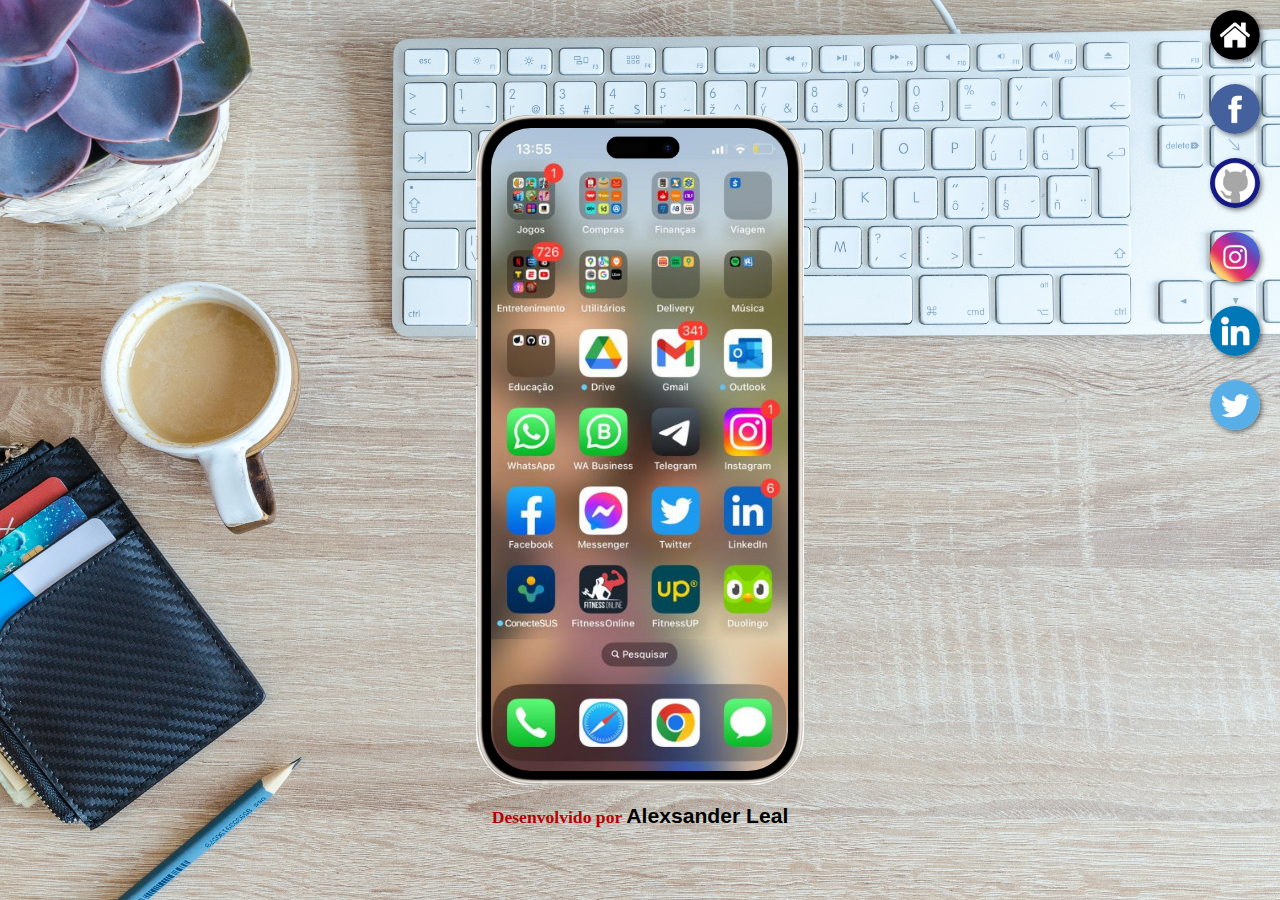
<file: index.html>
<!DOCTYPE html>
<html lang="pt-br">

<head>
    <meta charset="UTF-8">
    <meta http-equiv="X-UA-Compatible" content="IE=edge">
    <meta name="viewport" content="width=device-width, initial-scale=1.0">
    <link rel="stylesheet" href="estilo/estilo.css">
    <title>Redes Sociais</title>
</head>

<body>
    <main>

        <section id="telefone">
            <iframe src="home.html" frameborder="0" id="tela" name="tela">
                <p>Esse navegador não é compactível com essa função!</p>
            </iframe>
        </section>

        <section id="redes-sociais">

            <a href="home.html" target="tela">
                <img src="imagens/logo-home.jpg" alt="Home">
            </a><br>

            <a href="facebook.html" target="tela">
                <img src="imagens/logo-facebook.jpg" alt="Facebook">
            </a><br>

            <a href="github.html" target="tela">
                <img src="imagens/logo-github.jpg" alt="GitHub">
            </a><br>

            <a href="instagram.html" target="tela">
                <img src="imagens/logo-instagram.jpg" alt="Instagram">
            </a><br>

            <a href="linkedin.html" target="tela">
                <img src="imagens/logo-linkedin.jpg" alt="LinkedIn">
            </a><br>

            <a href="twitter.html" target="tela">
                <img src="imagens/logo-twitter.jpg" alt="Twitter">
            </a>

        </section>

        <footer>
            <p>Desenvolvido por <a href="https://www.linkedin.com/in/alexsanderleal86/" target="_blank">Alexsander Leal</a></p>
        </footer>
        
    </main>

</body>

</html>
</file>
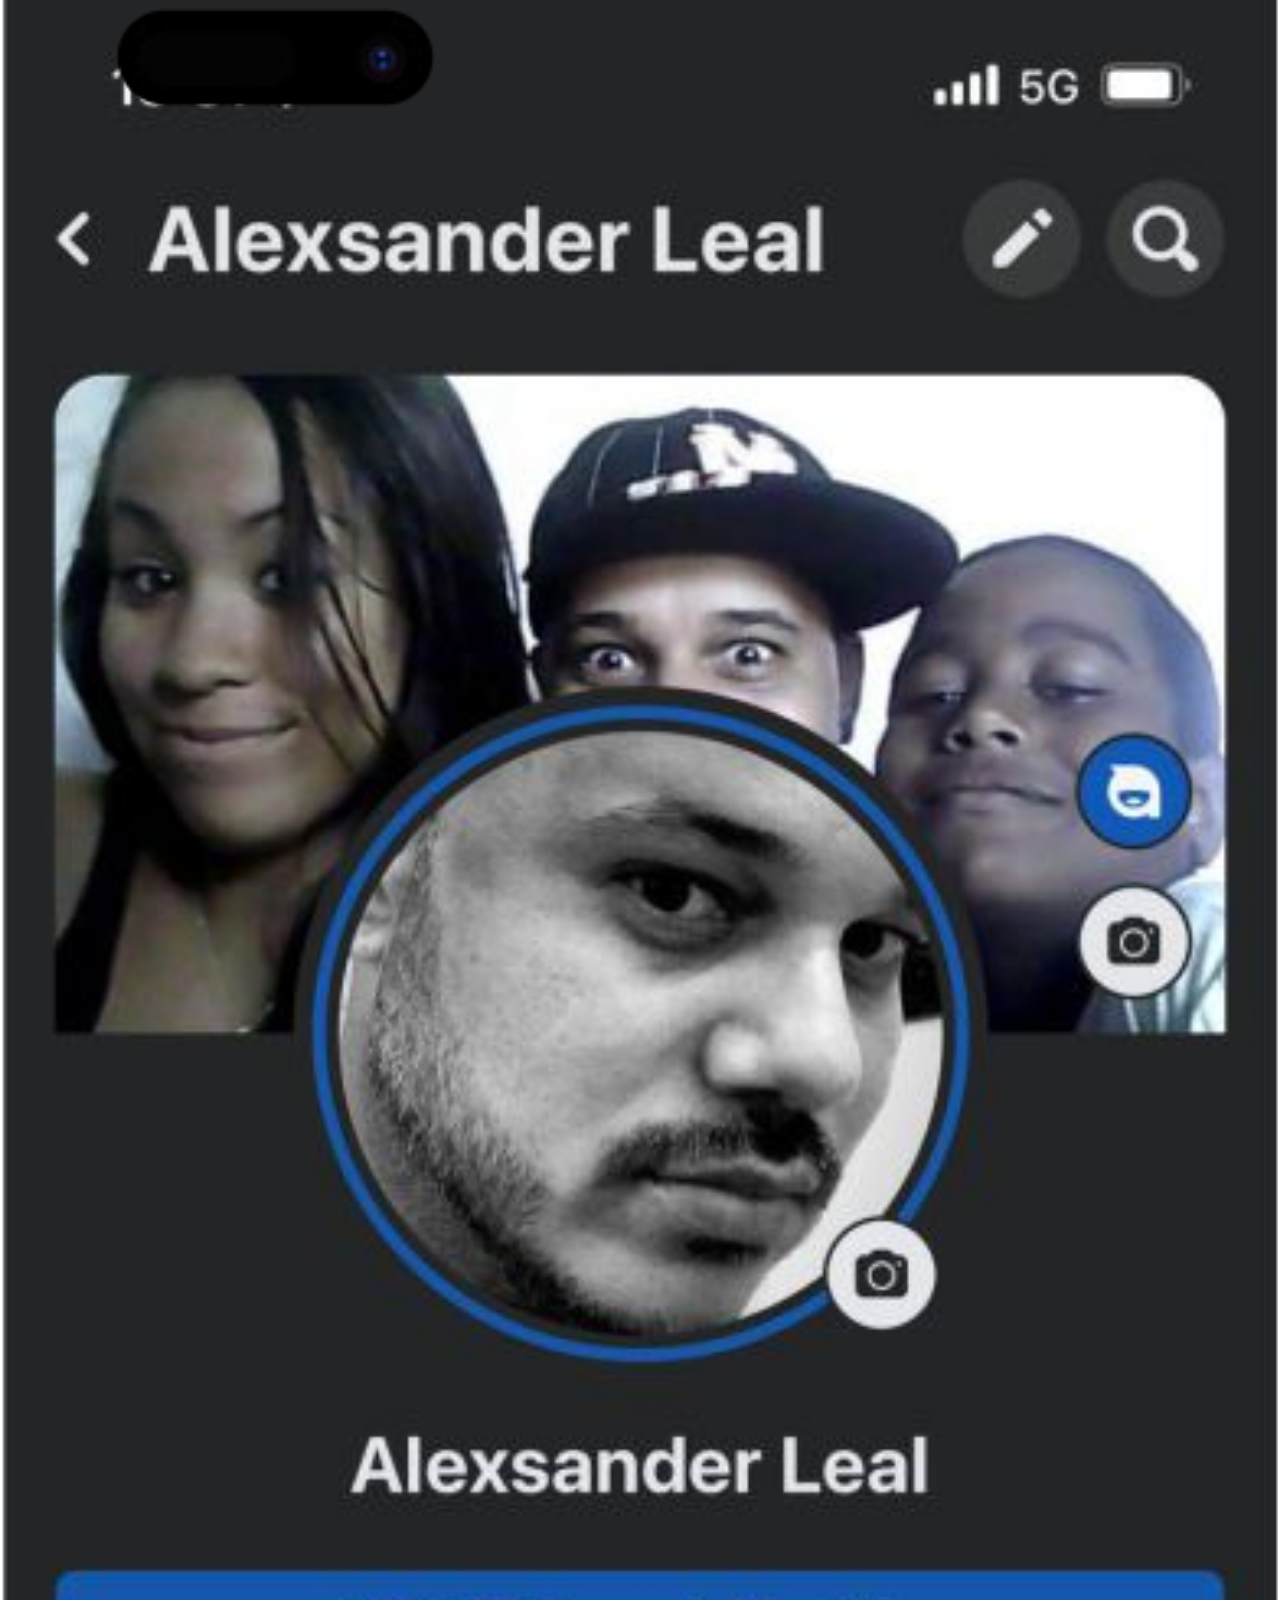
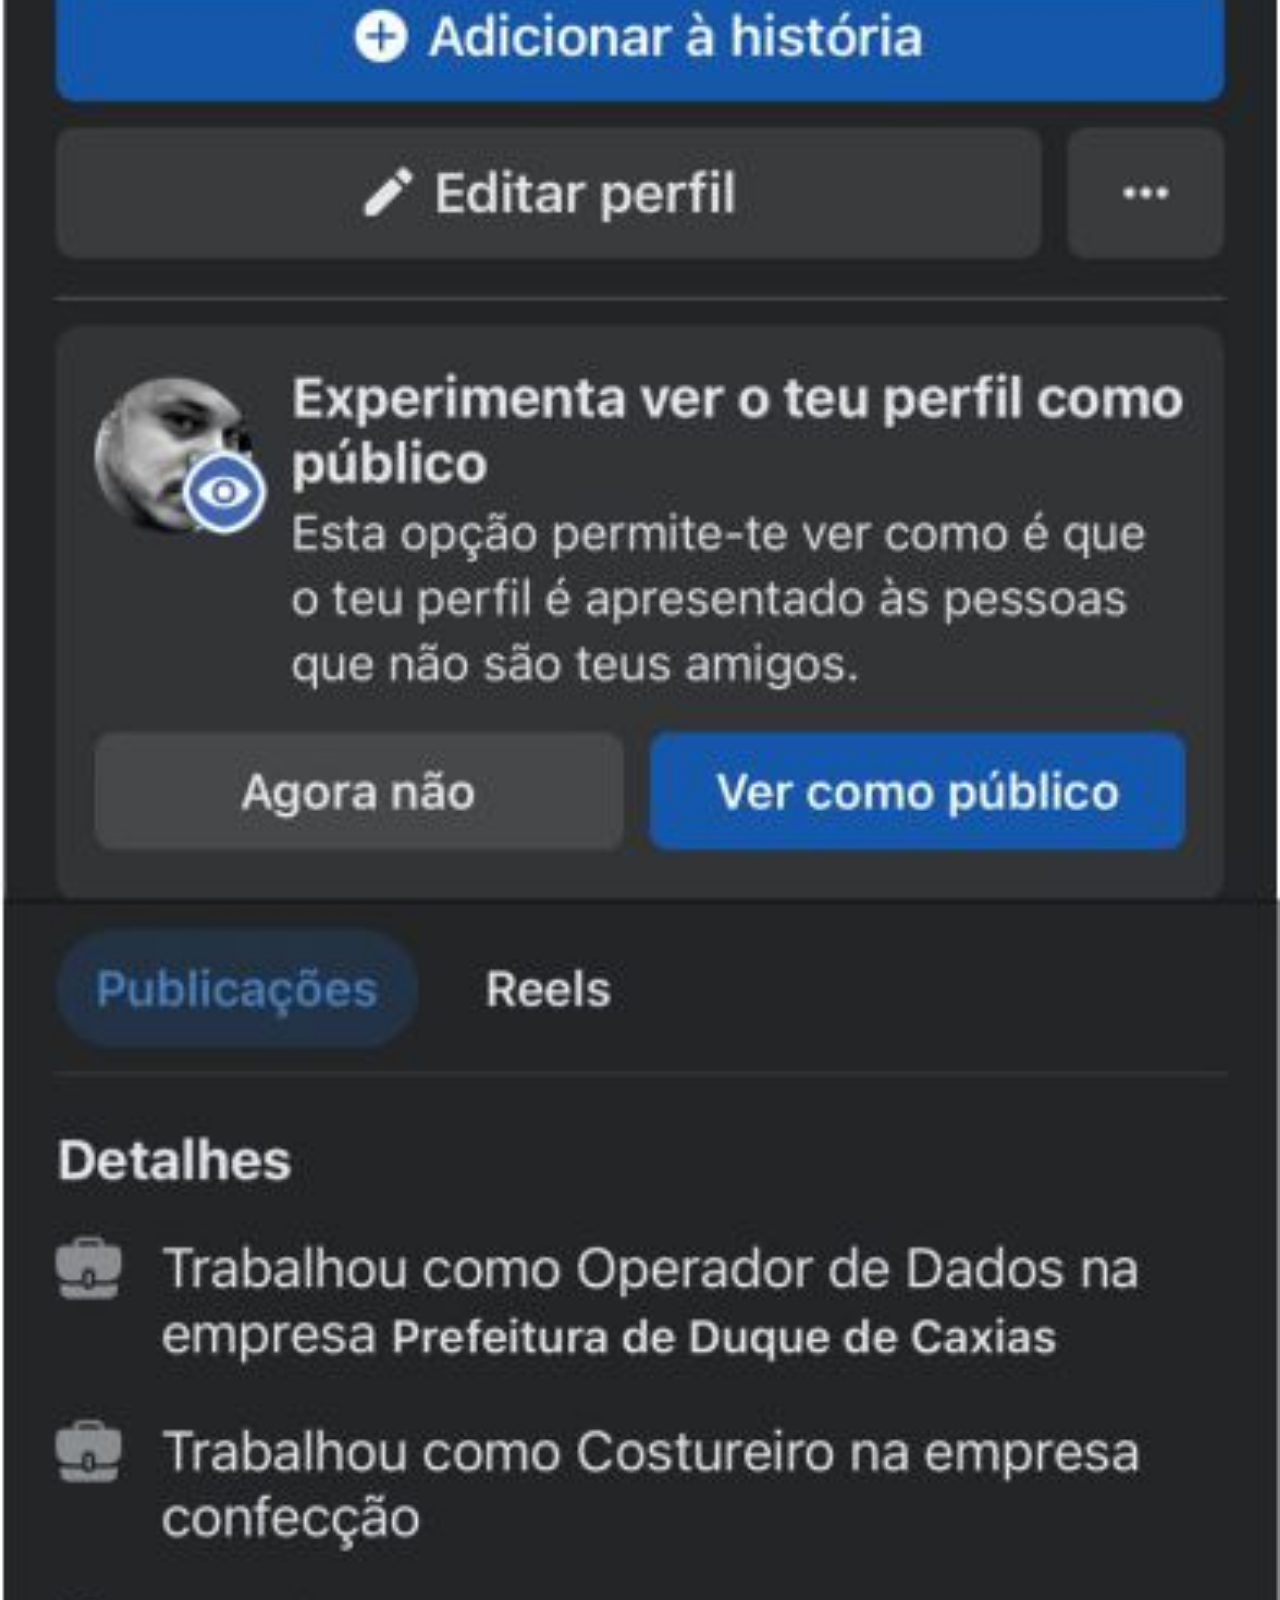
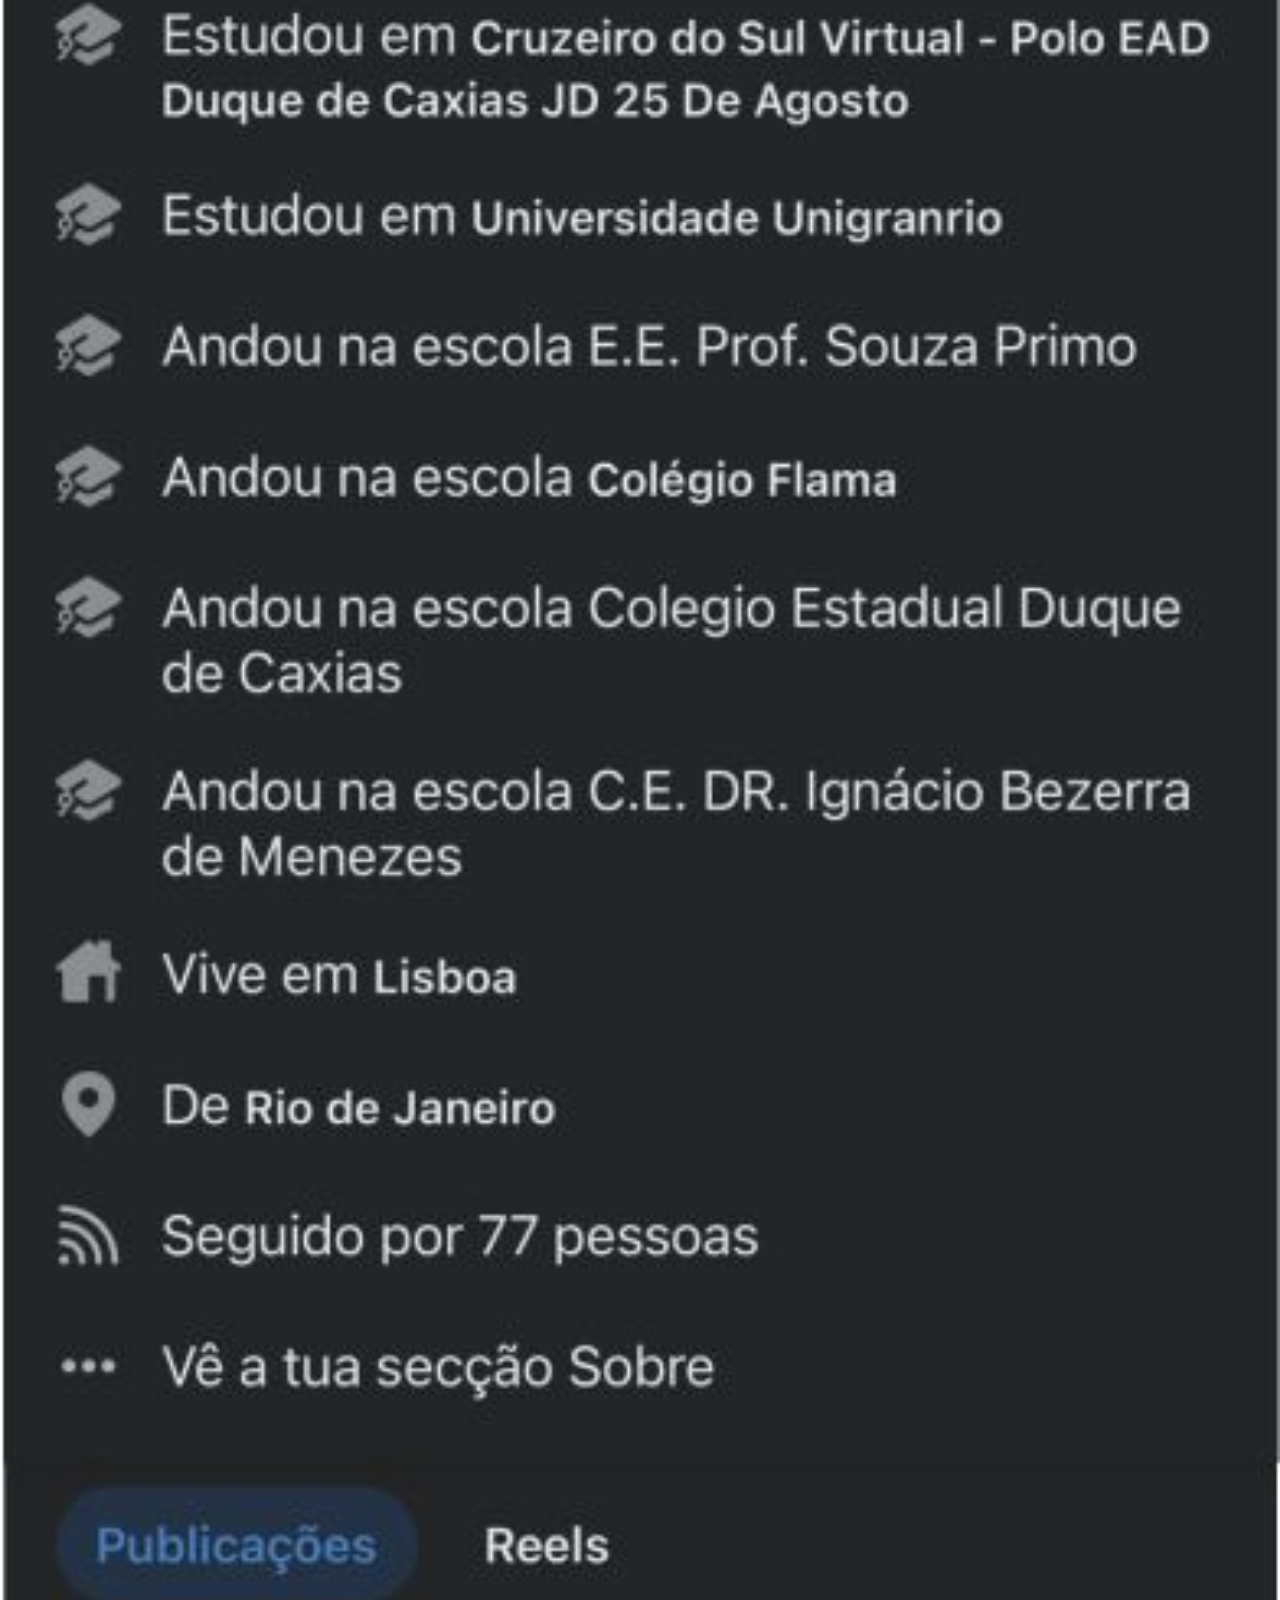
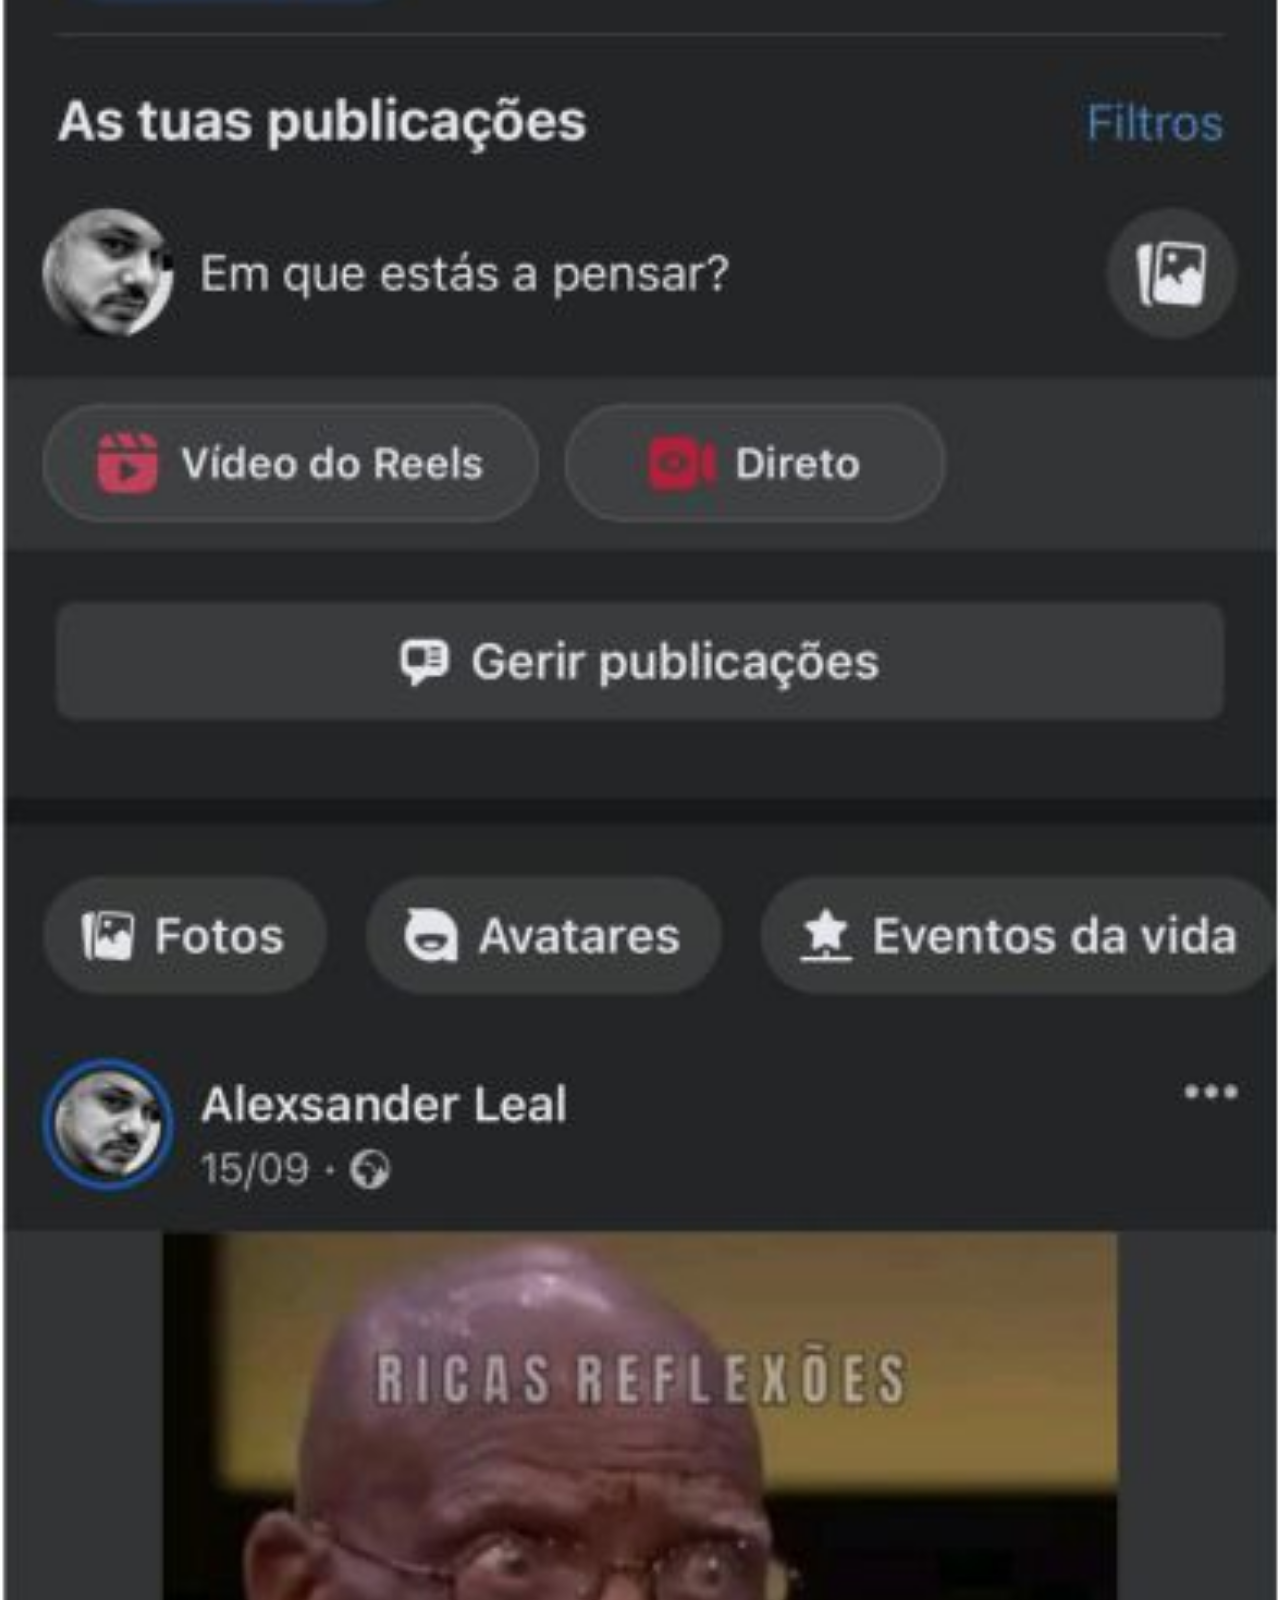
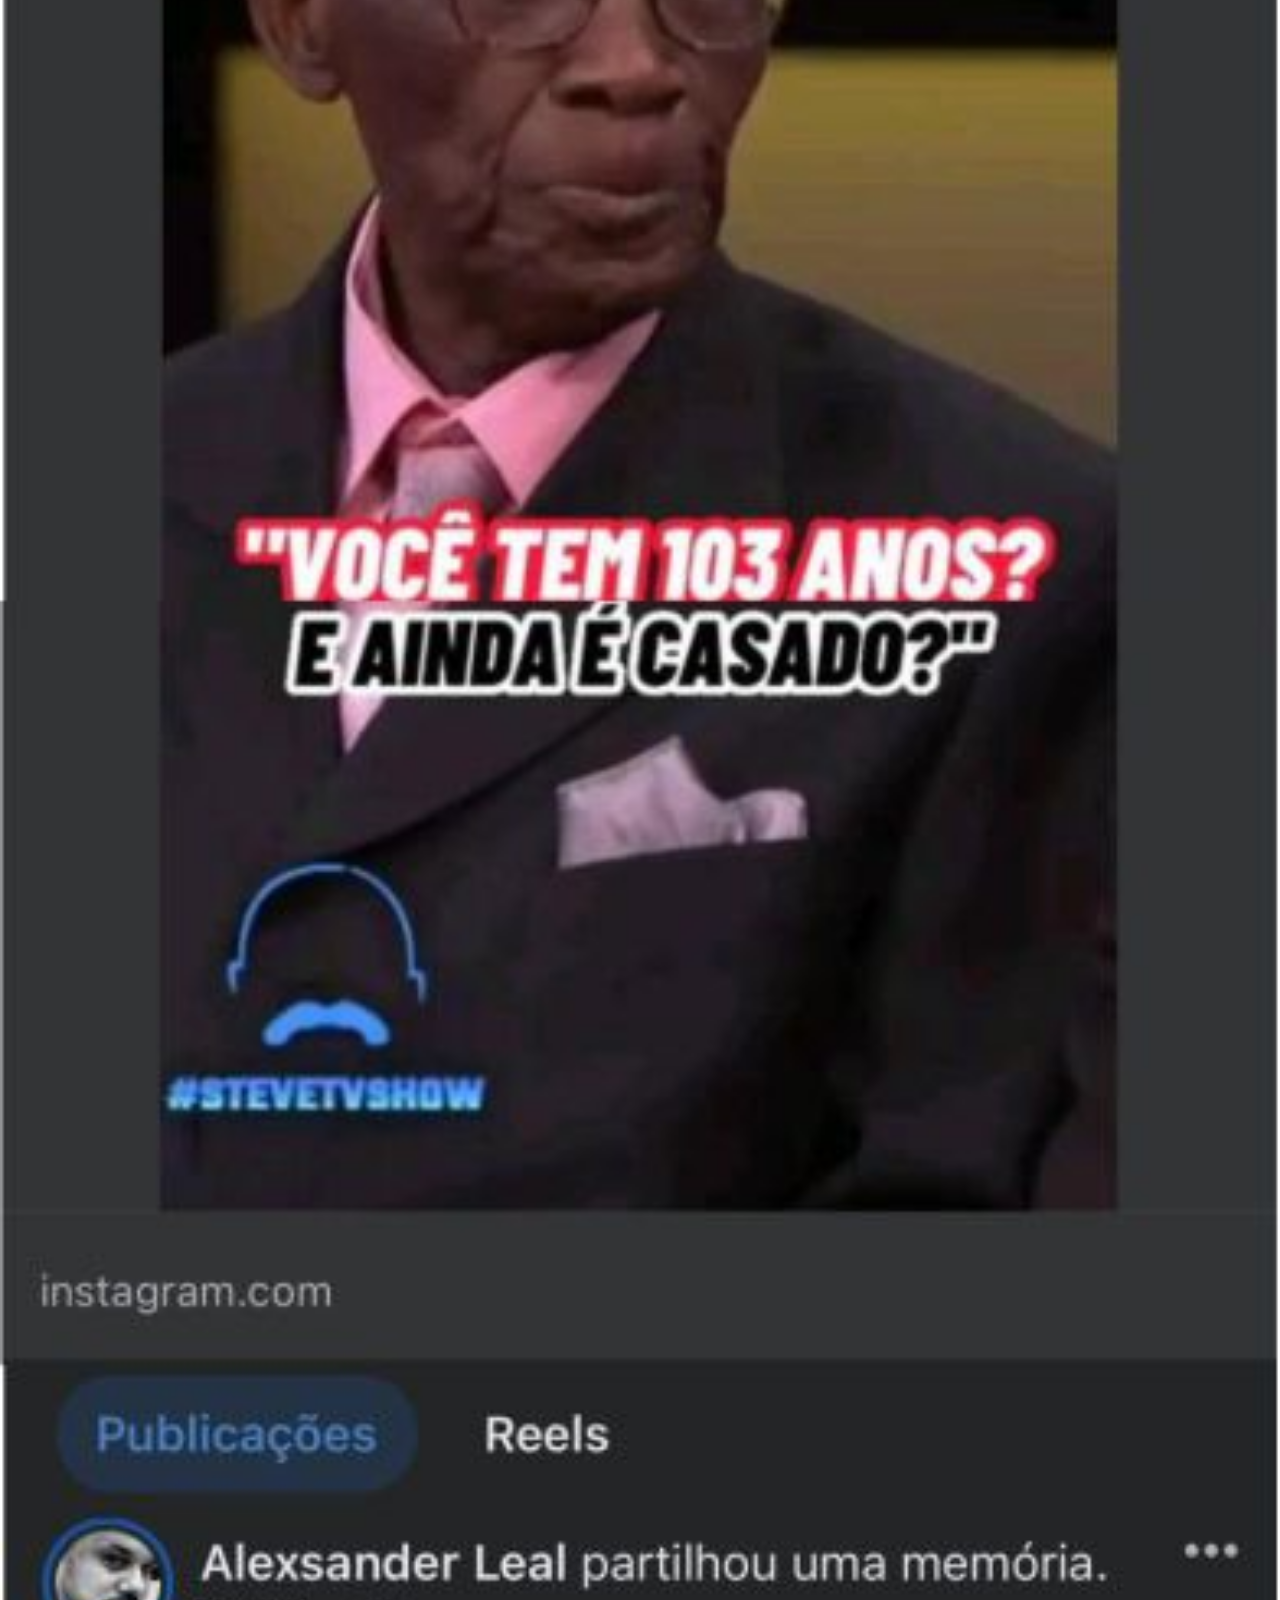
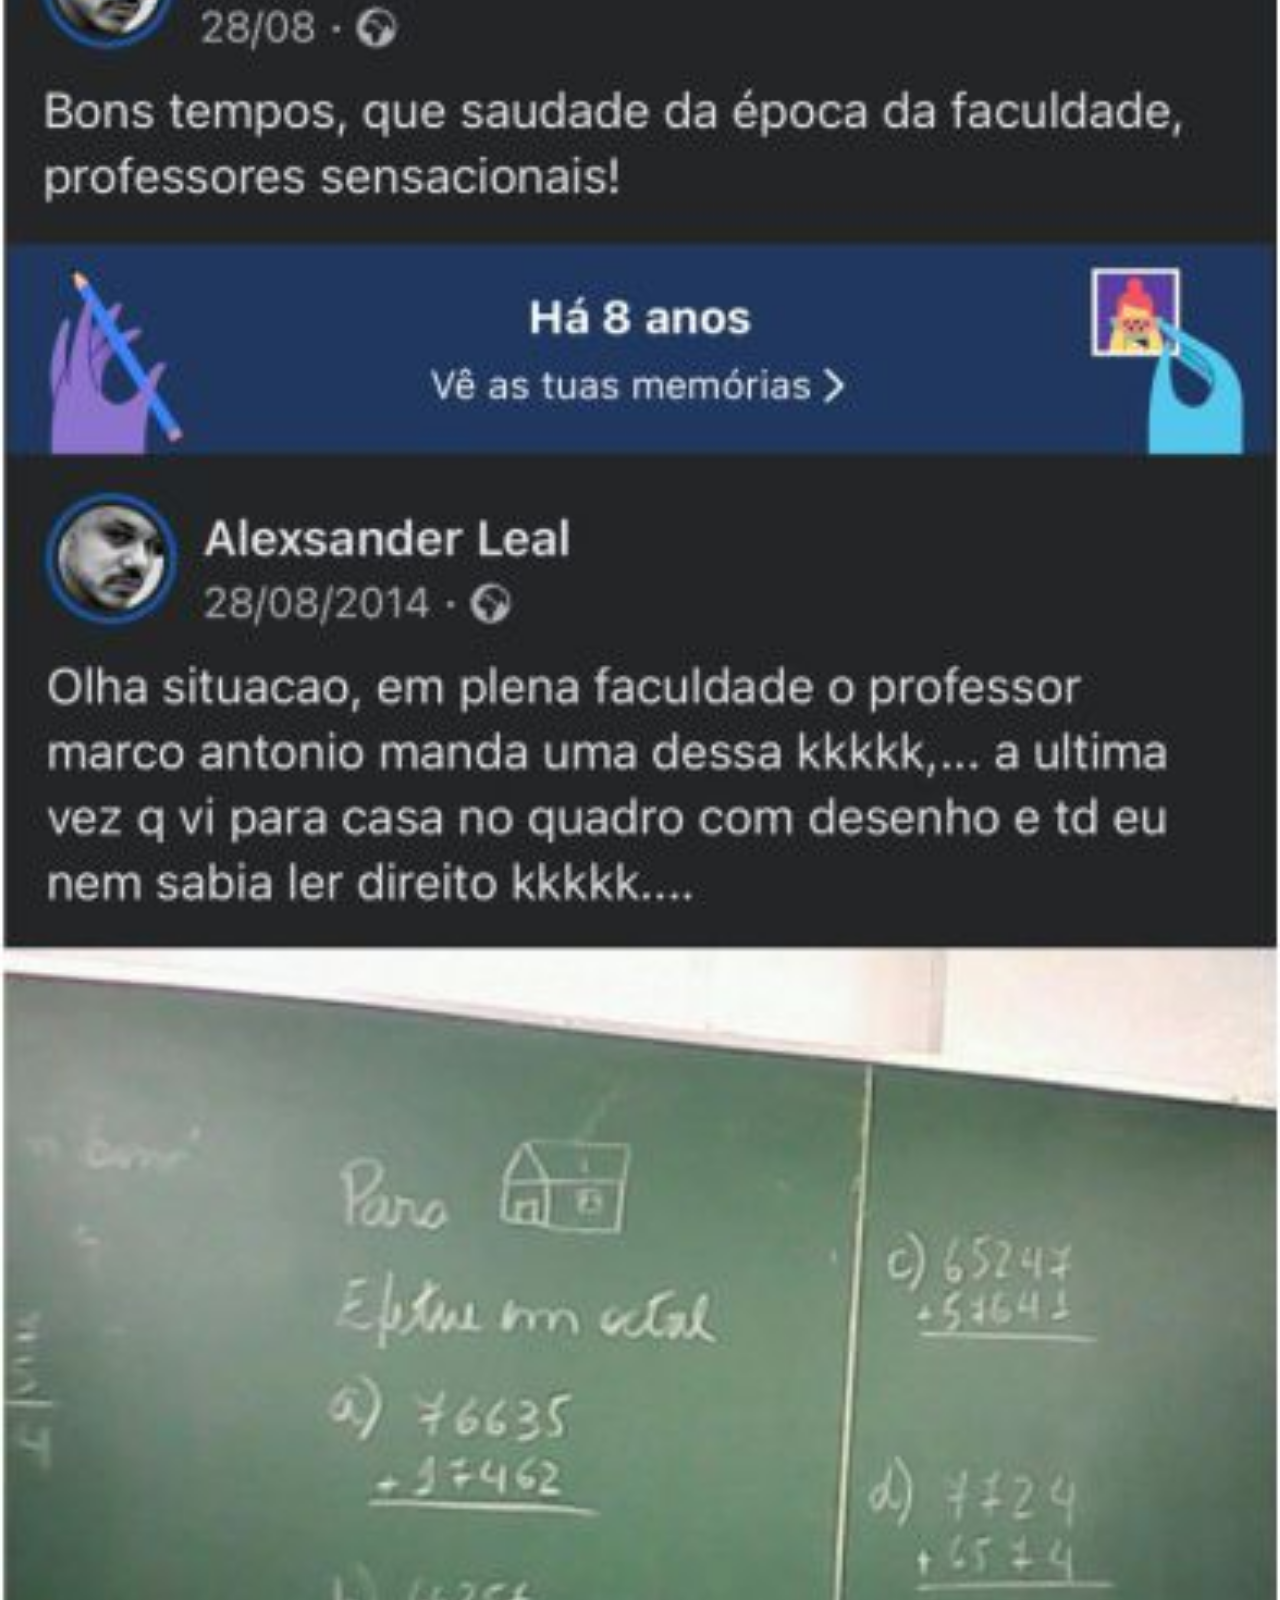
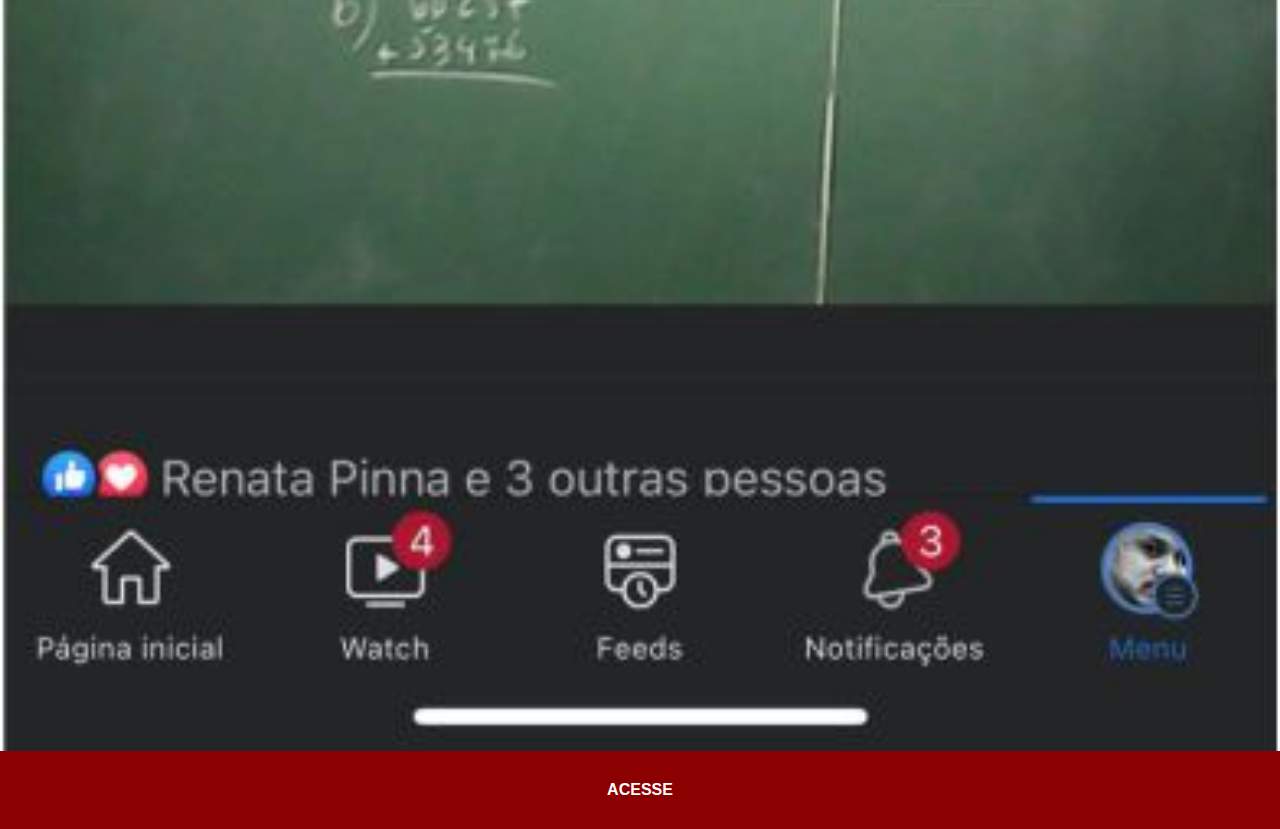
<file: facebook.html>
<!DOCTYPE html>
<html lang="pt-br">
<head>
    <meta charset="UTF-8">
    <meta http-equiv="X-UA-Compatible" content="IE=edge">
    <meta name="viewport" content="width=device-width, initial-scale=1.0">
    <link rel="stylesheet" href="estilo/social.css">
    <title>Facebook</title>
</head>
<body>
    <img src="imagens/camera-telefone.png" alt="camera" id="camera">
    <img src="imagens/tela-facebook.jpg" alt="Facebook">
    <a href="https://www.facebook.com/alexsander.leal86" target="_blank">ACESSE</a>
</body>
</html>
</file>
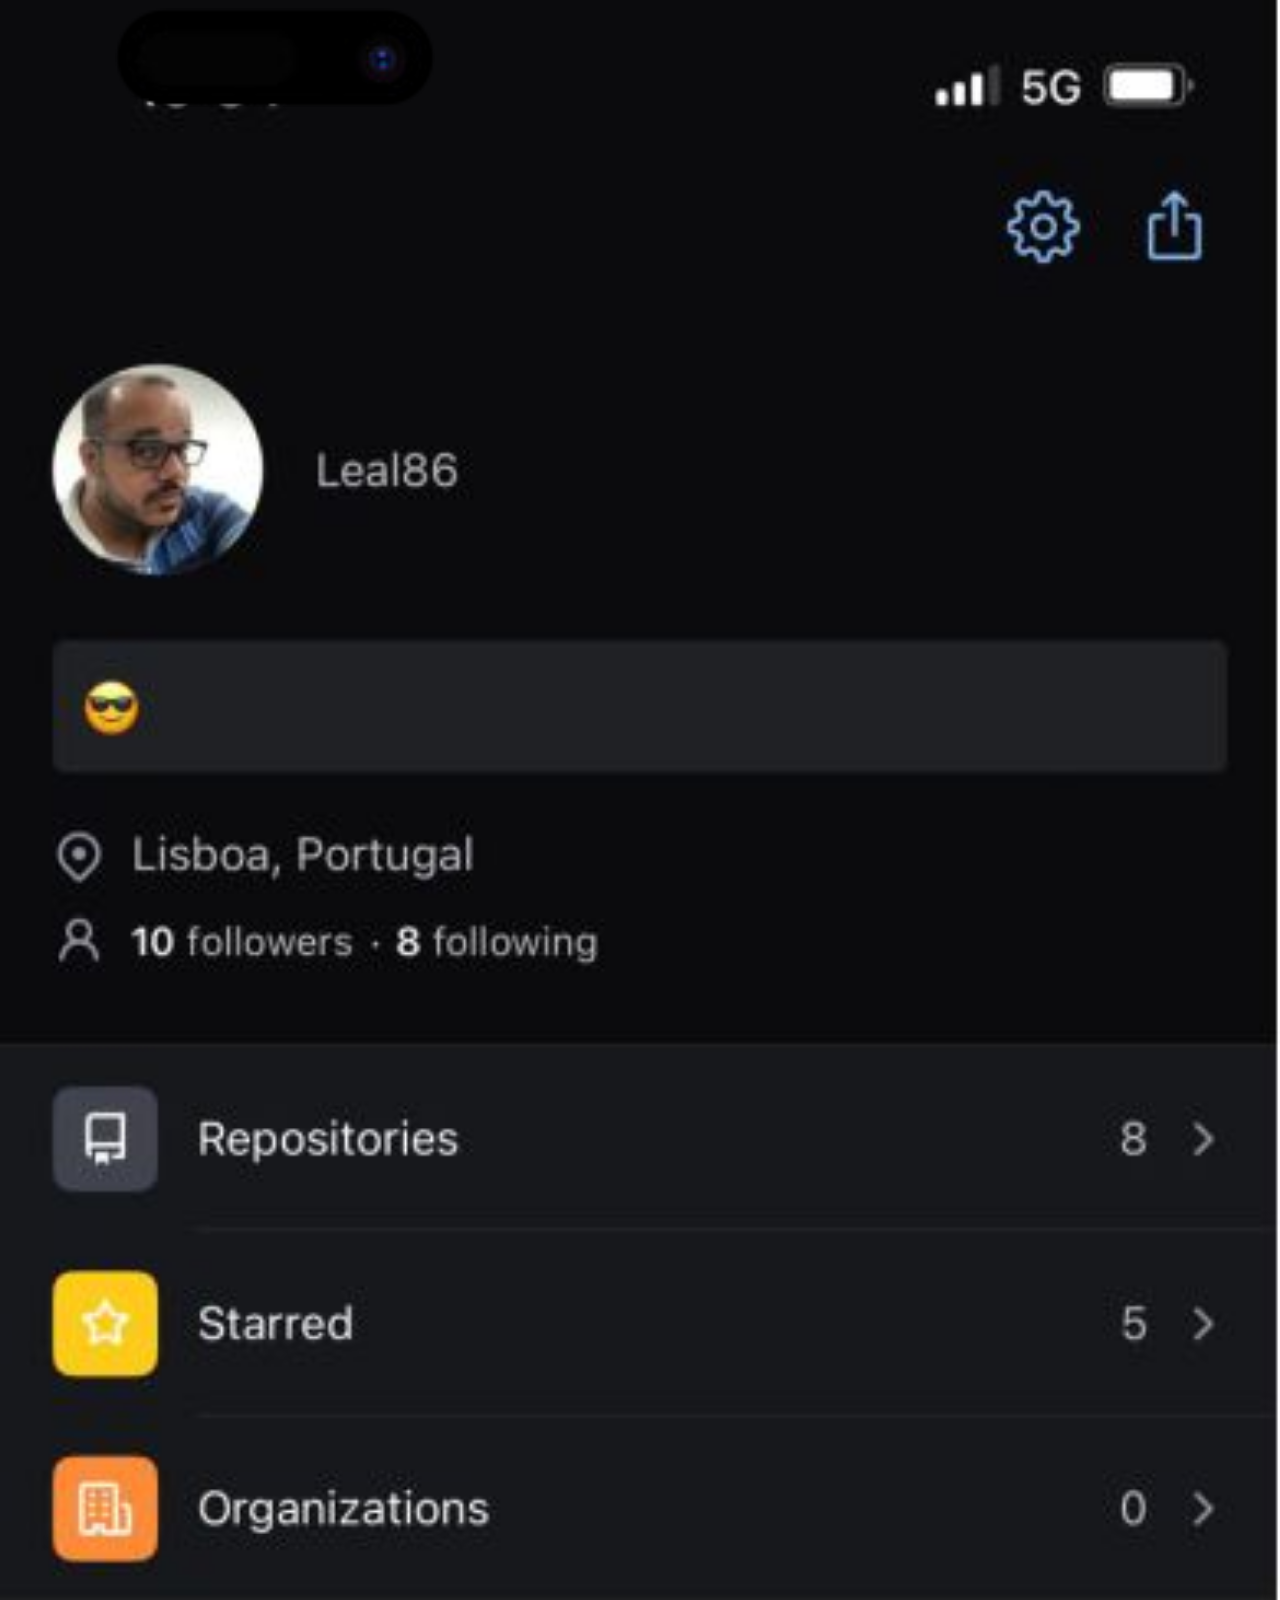
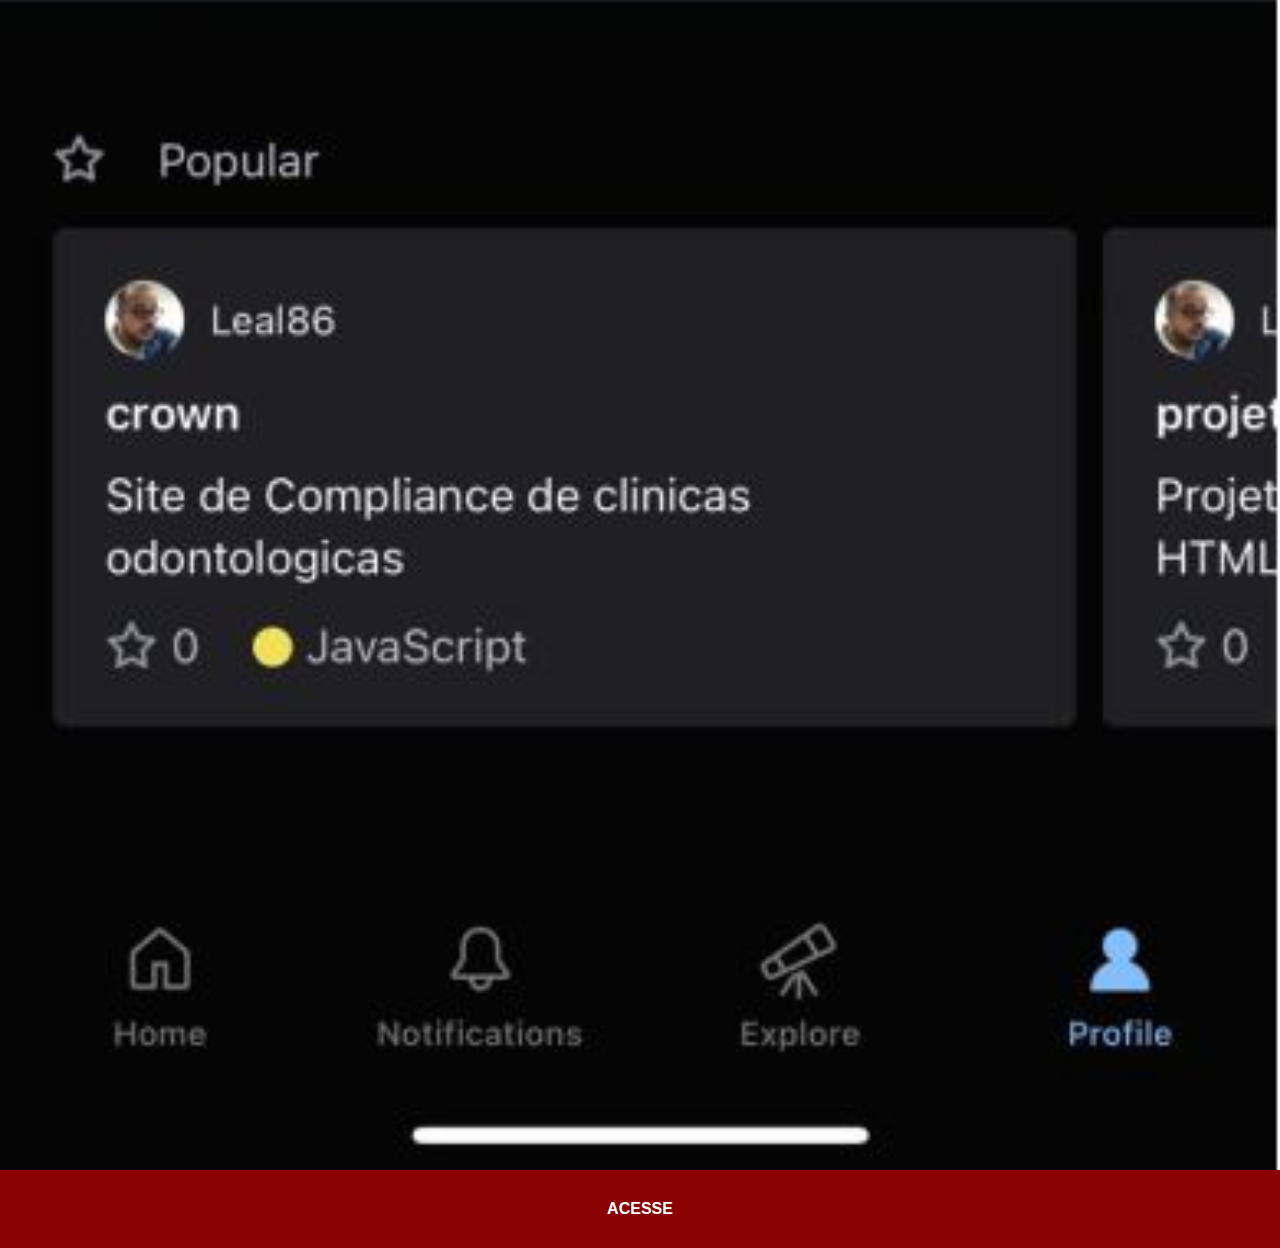
<file: github.html>
<!DOCTYPE html>
<html lang="pt-br">

<head>
    <meta charset="UTF-8">
    <meta http-equiv="X-UA-Compatible" content="IE=edge">
    <meta name="viewport" content="width=device-width, initial-scale=1.0">
    <link rel="stylesheet" href="estilo/social.css">
    <title>GitHub</title>
</head>

<body>
    <img src="imagens/camera-telefone.png" alt="camera" id="camera">
    <img src="imagens/tela-github.jpg" alt="GitHub">
    <a href="https://github.com/Leal86" target="_blank">ACESSE</a>

</body>

</html>
</file>
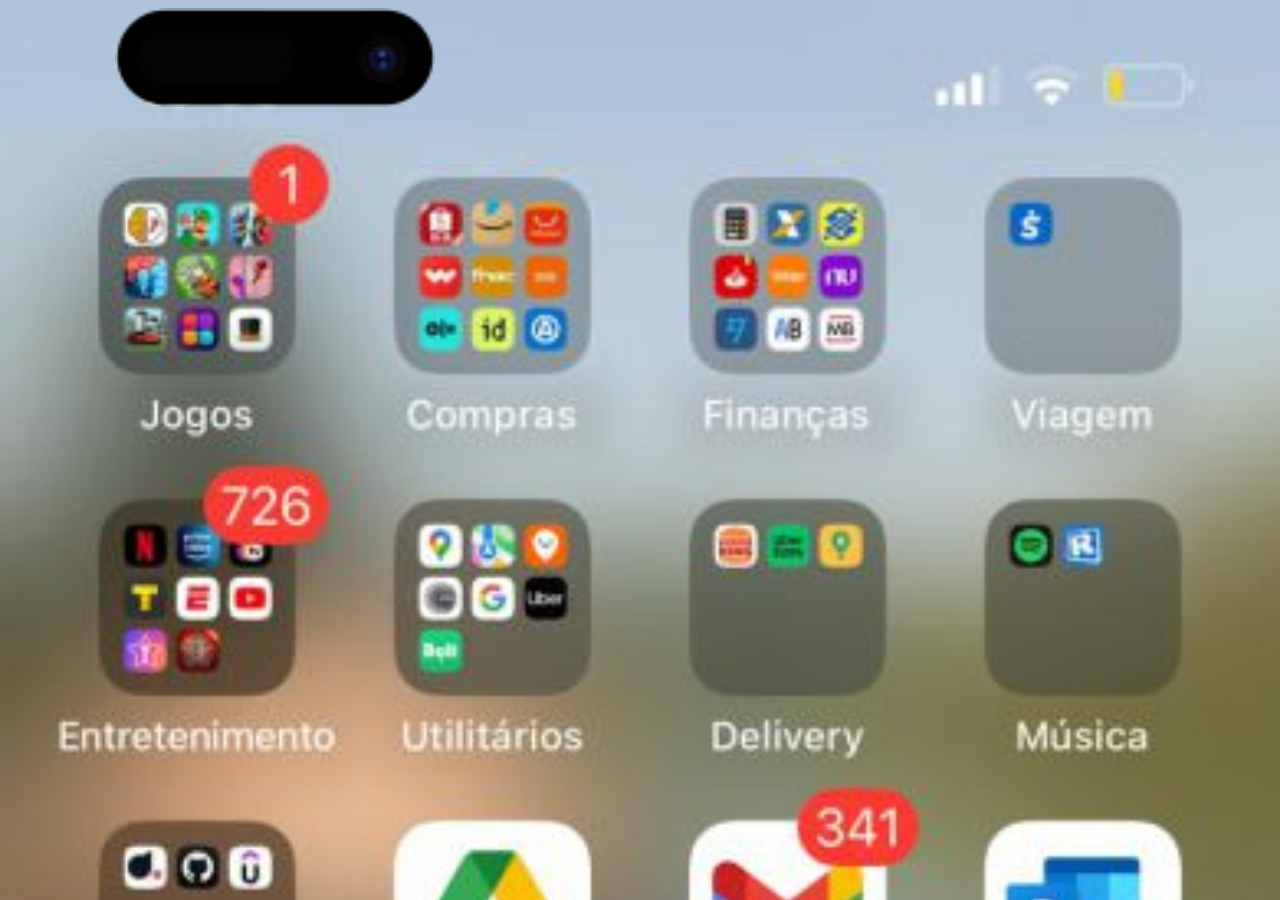
<file: home.html>
<!DOCTYPE html>
<html lang="pt-br">

<head>
    <meta charset="UTF-8">
    <meta http-equiv="X-UA-Compatible" content="IE=edge">
    <meta name="viewport" content="width=device-width, initial-scale=1.0">
    <title>Home</title>
    <style>
        * {
            margin: 0px;
            padding: 0px;
        }

        body {
            height: 100vh;
            width: 100vw;
            background: black url('imagens/tela-home.jpeg') no-repeat top center;
            background-size: cover;
        }

        img {
            width: 25vw;
            margin: 8px 0px 0px 115px;
        }

    </style>
</head>

<body>

    <img src="imagens/camera-telefone.png" alt="camera">

</body>

</html>
</file>
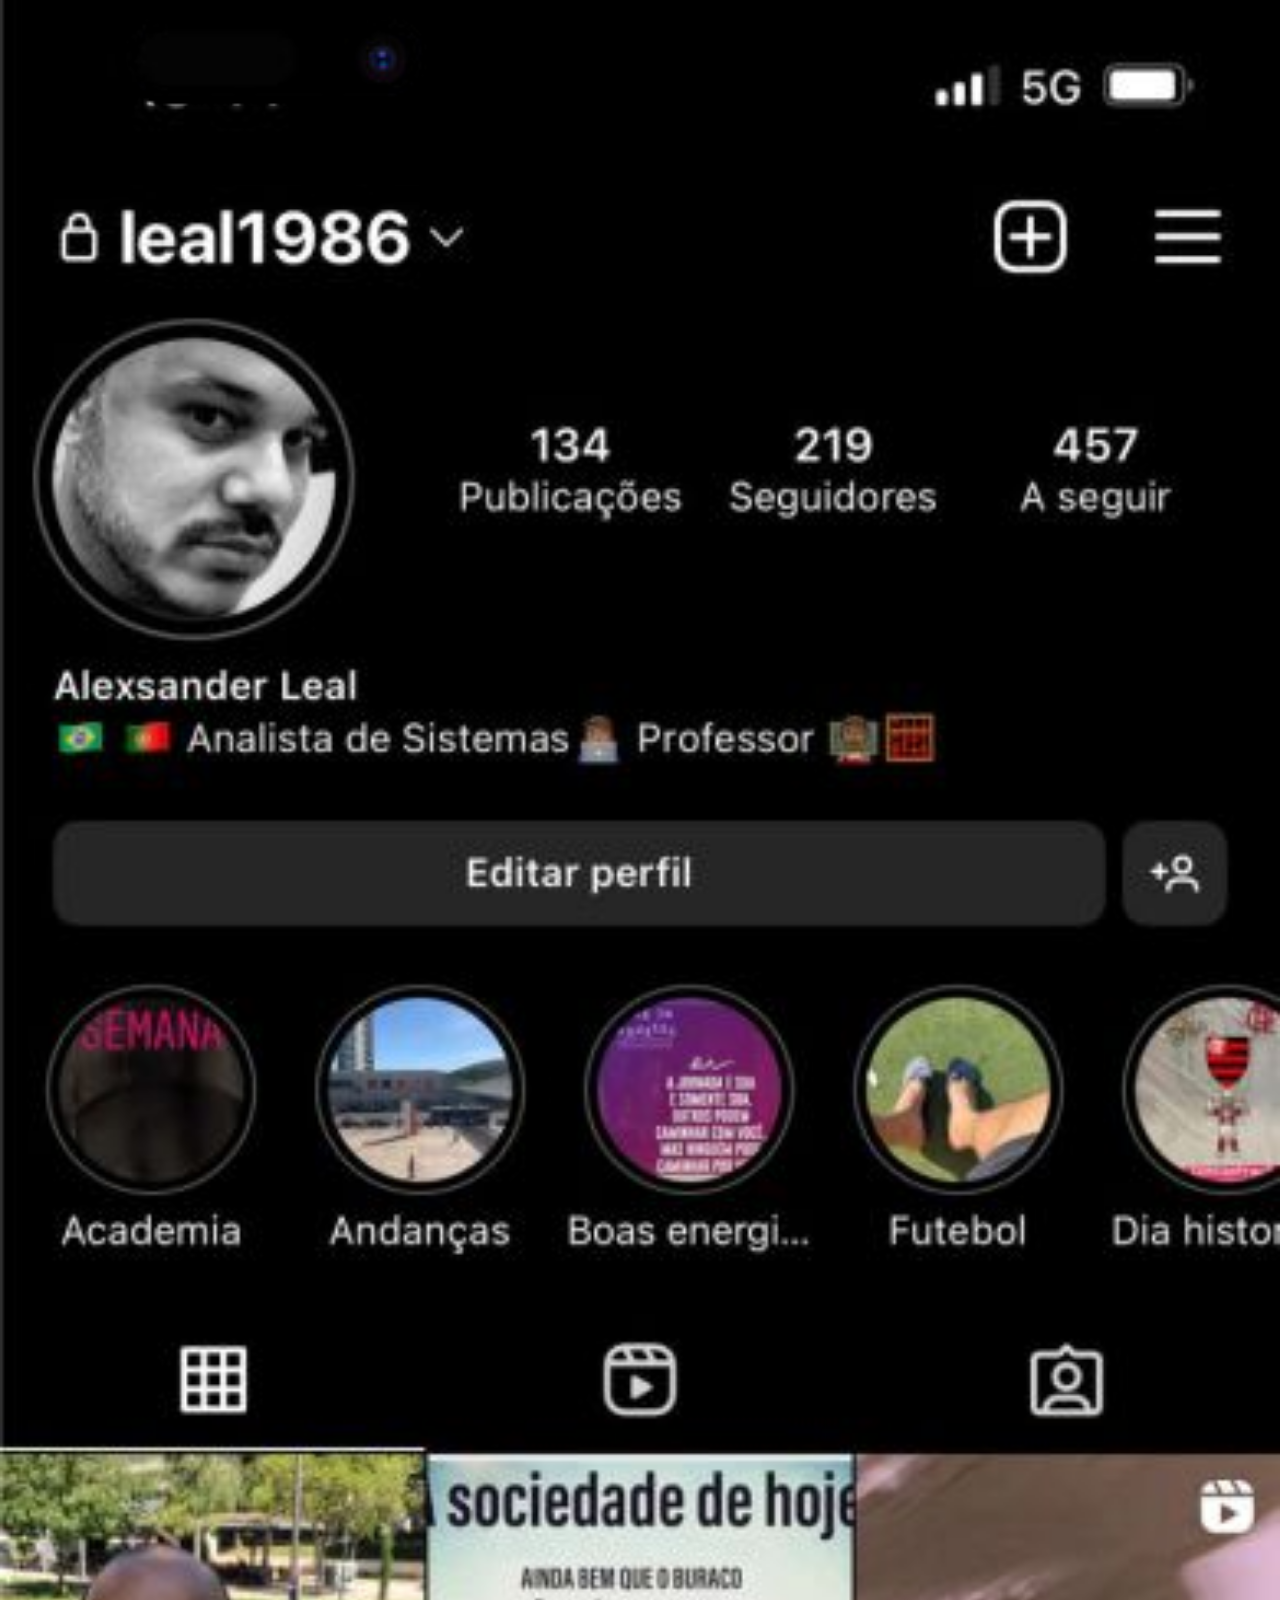
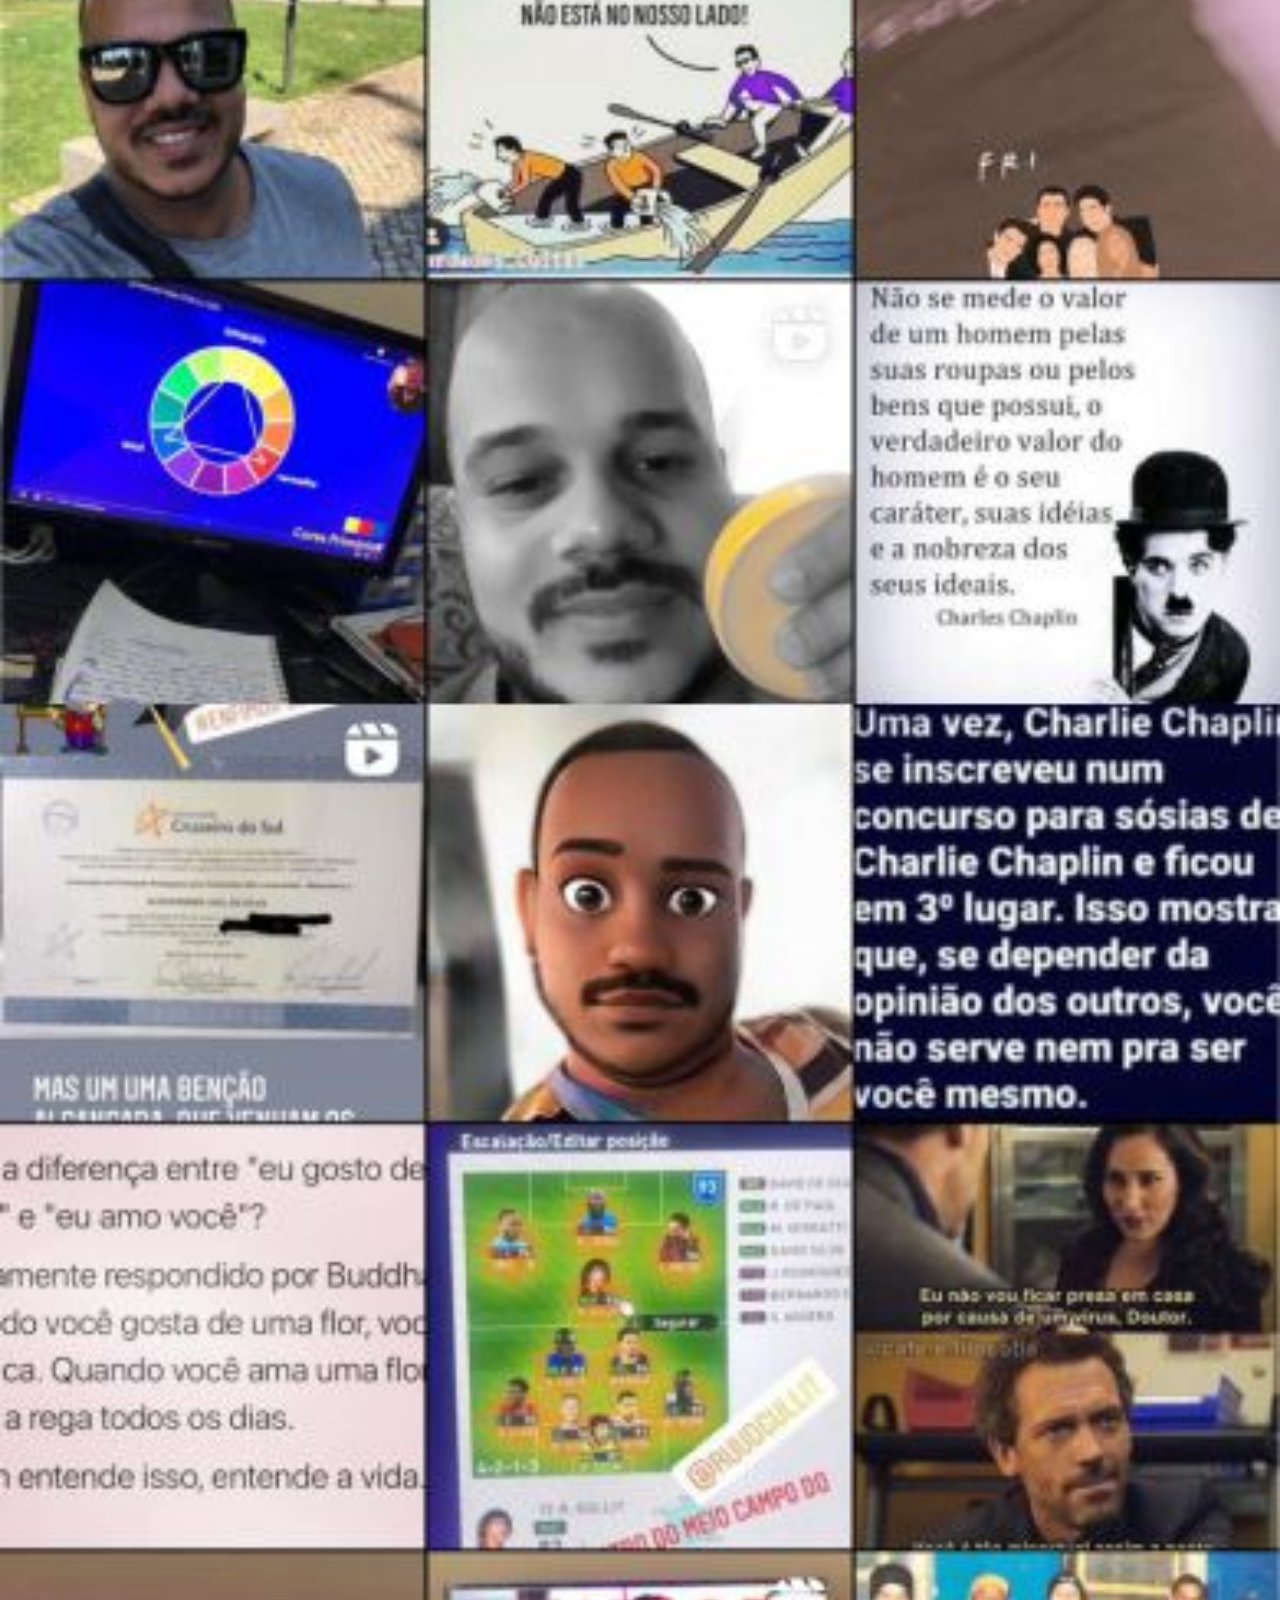
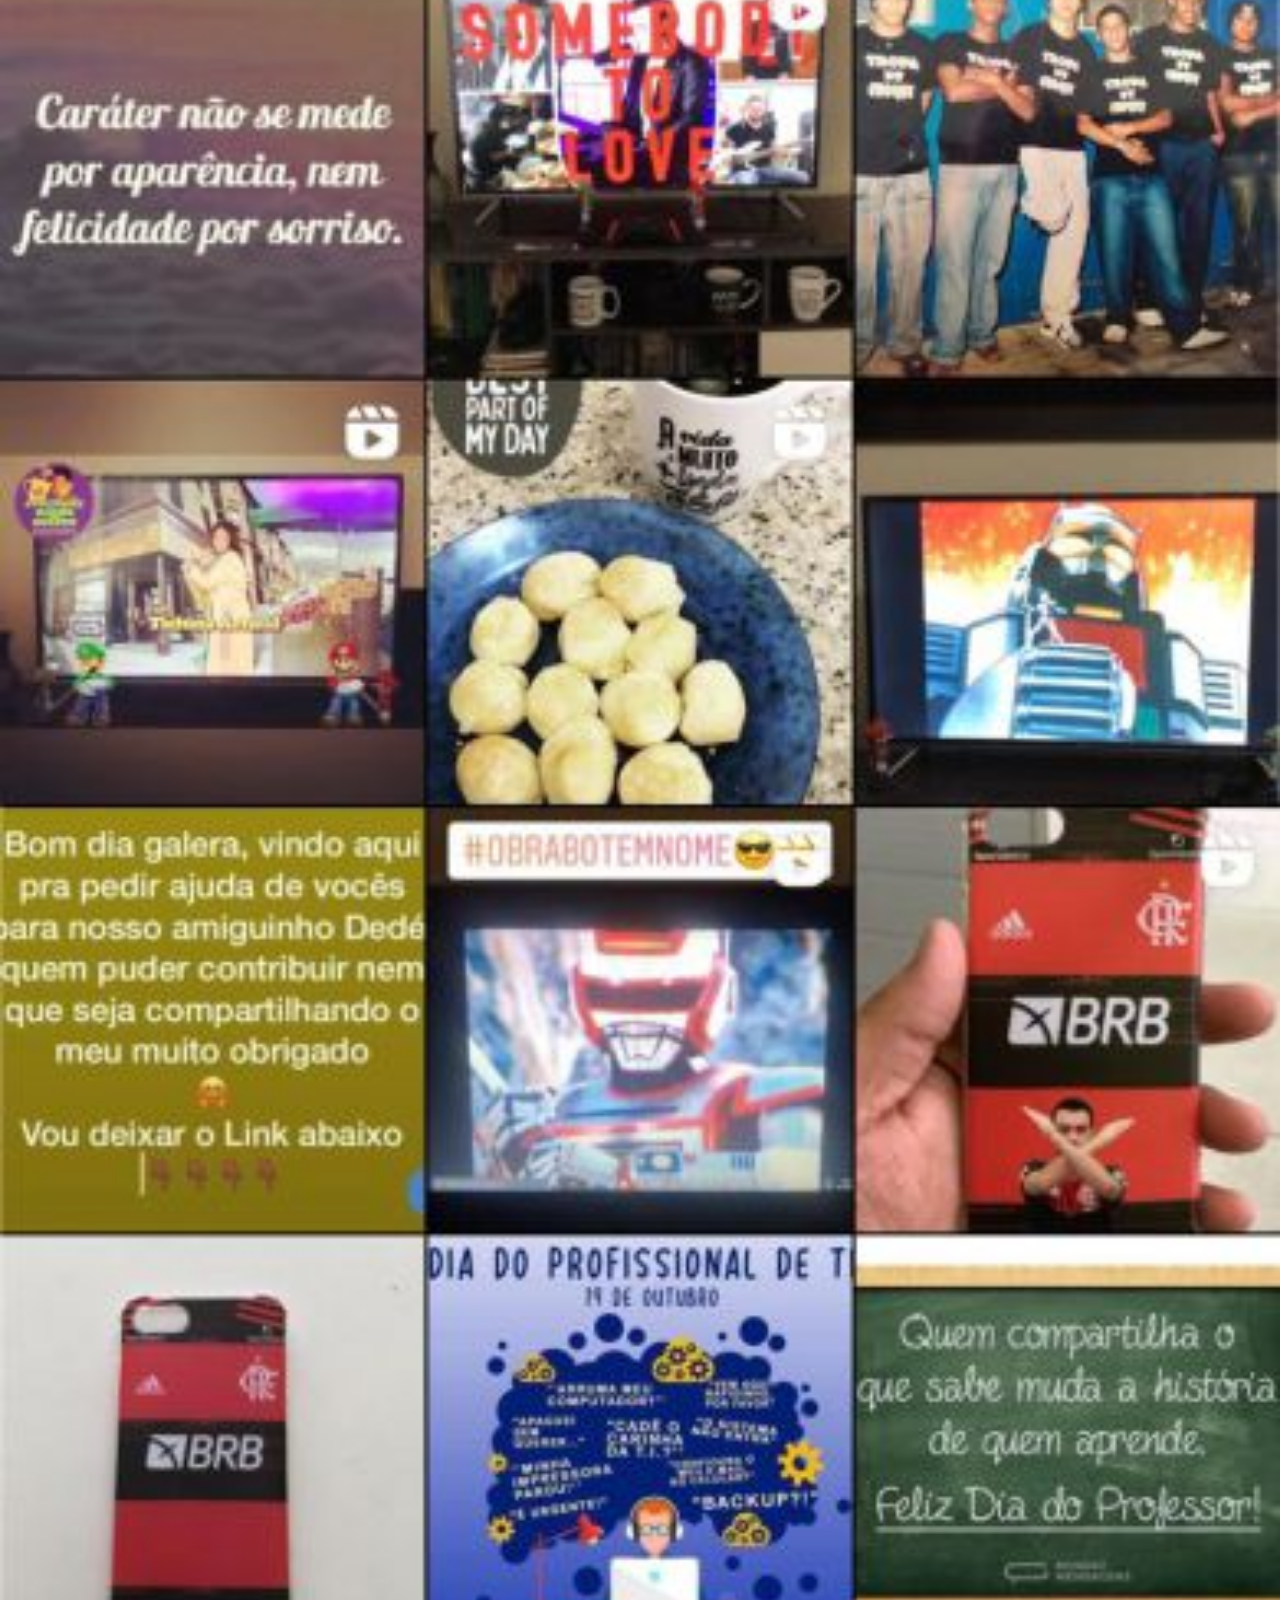
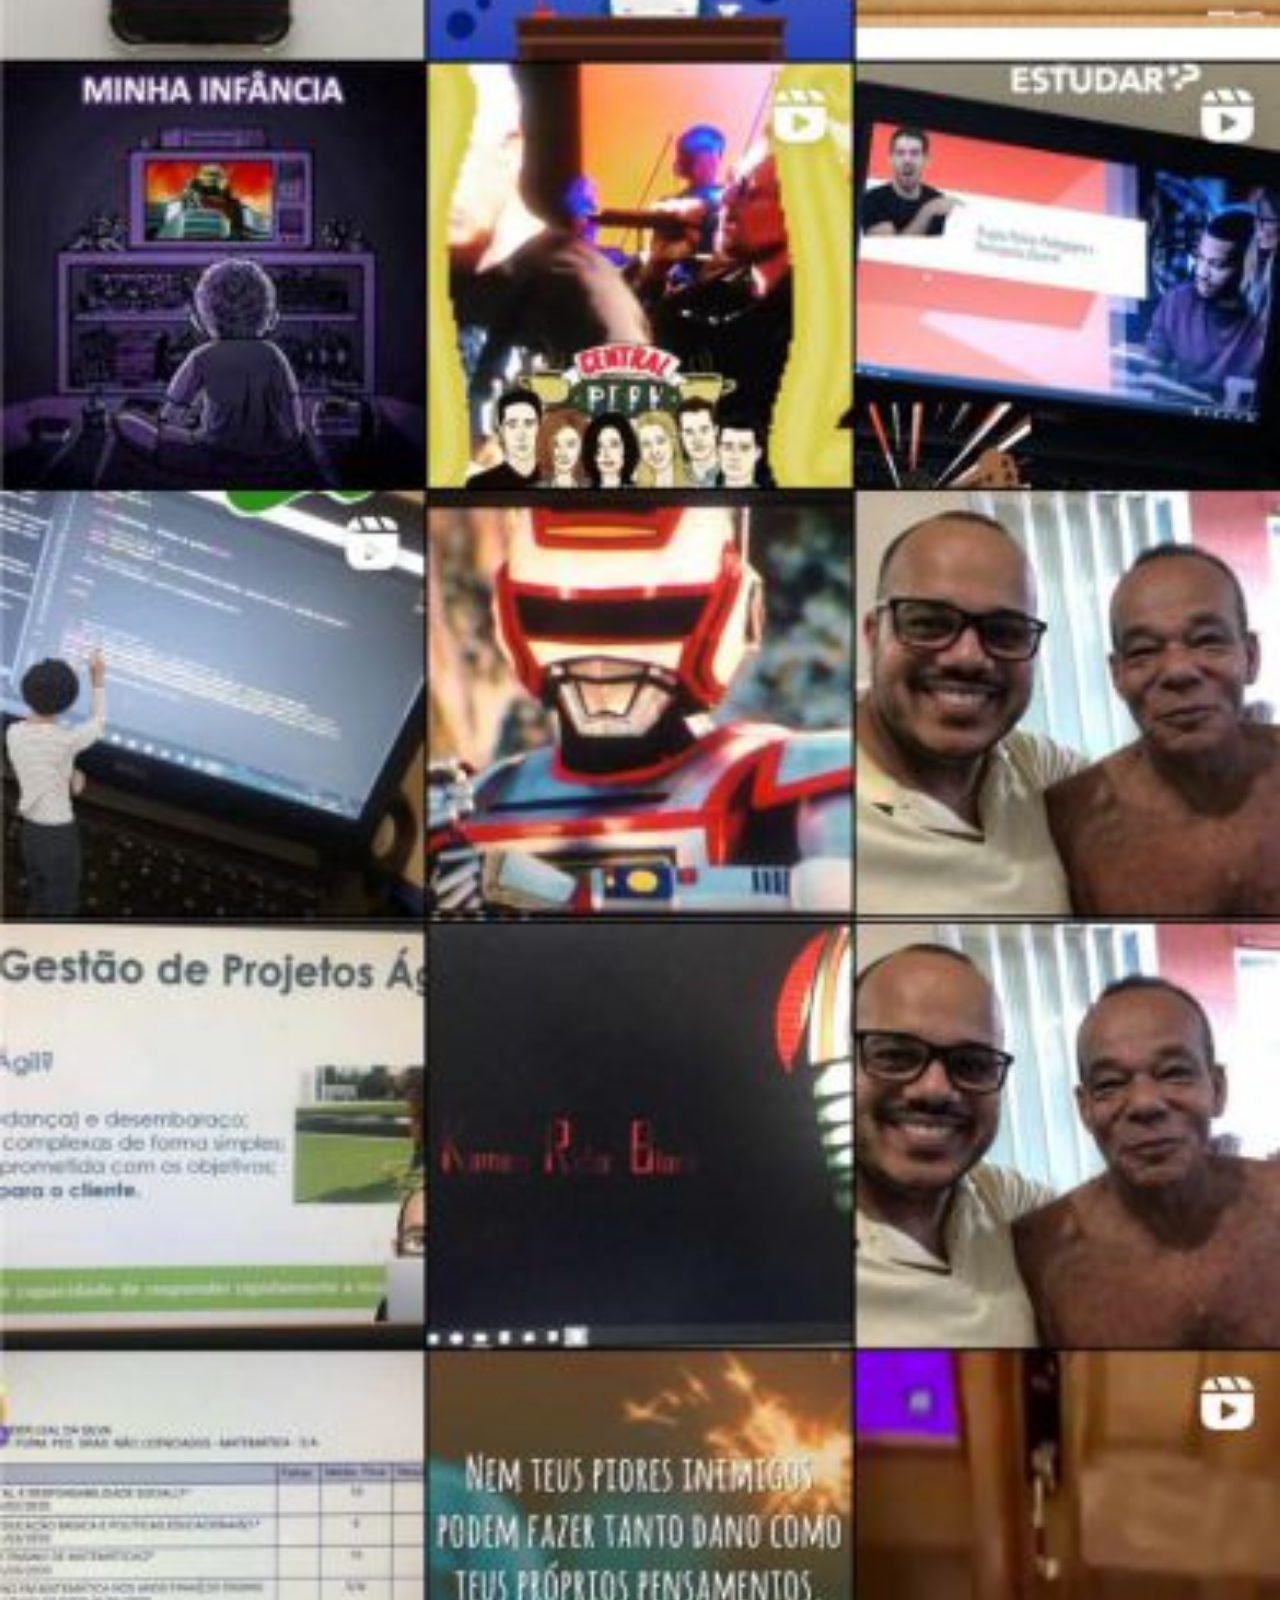
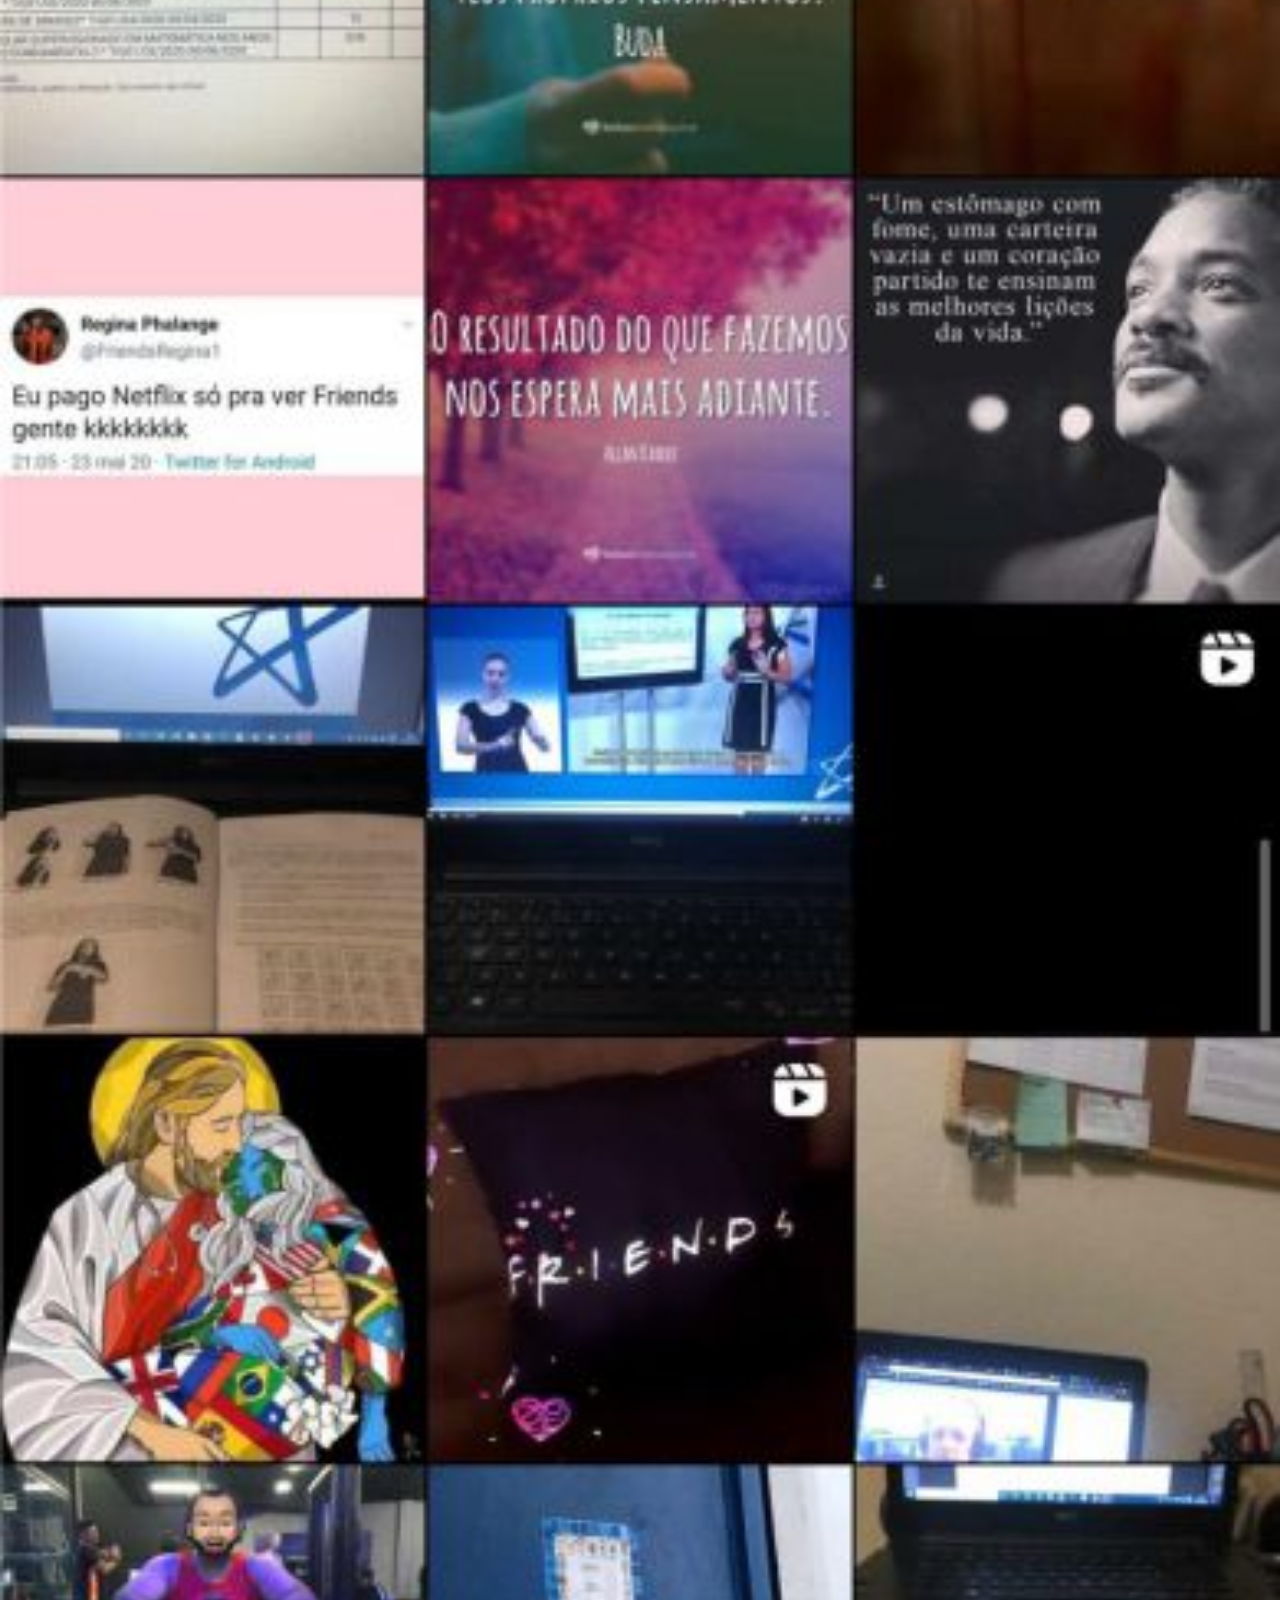
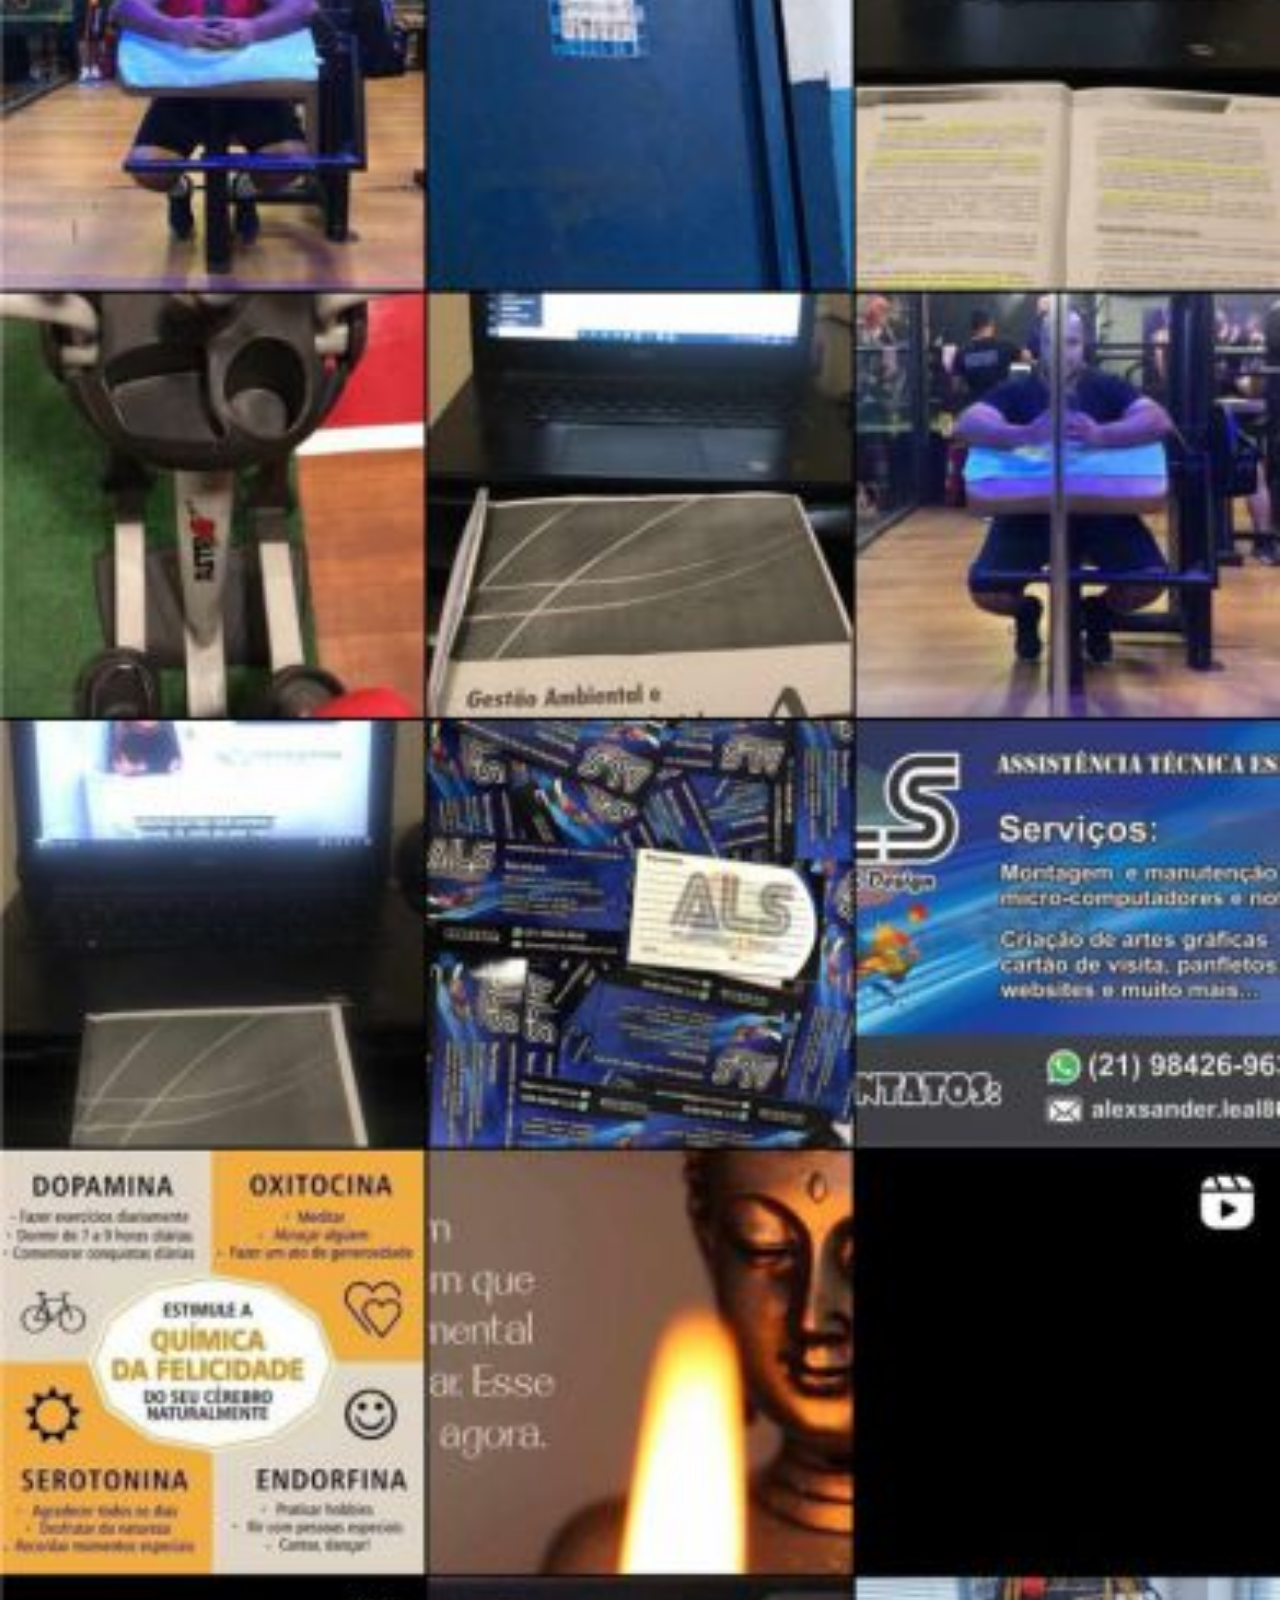
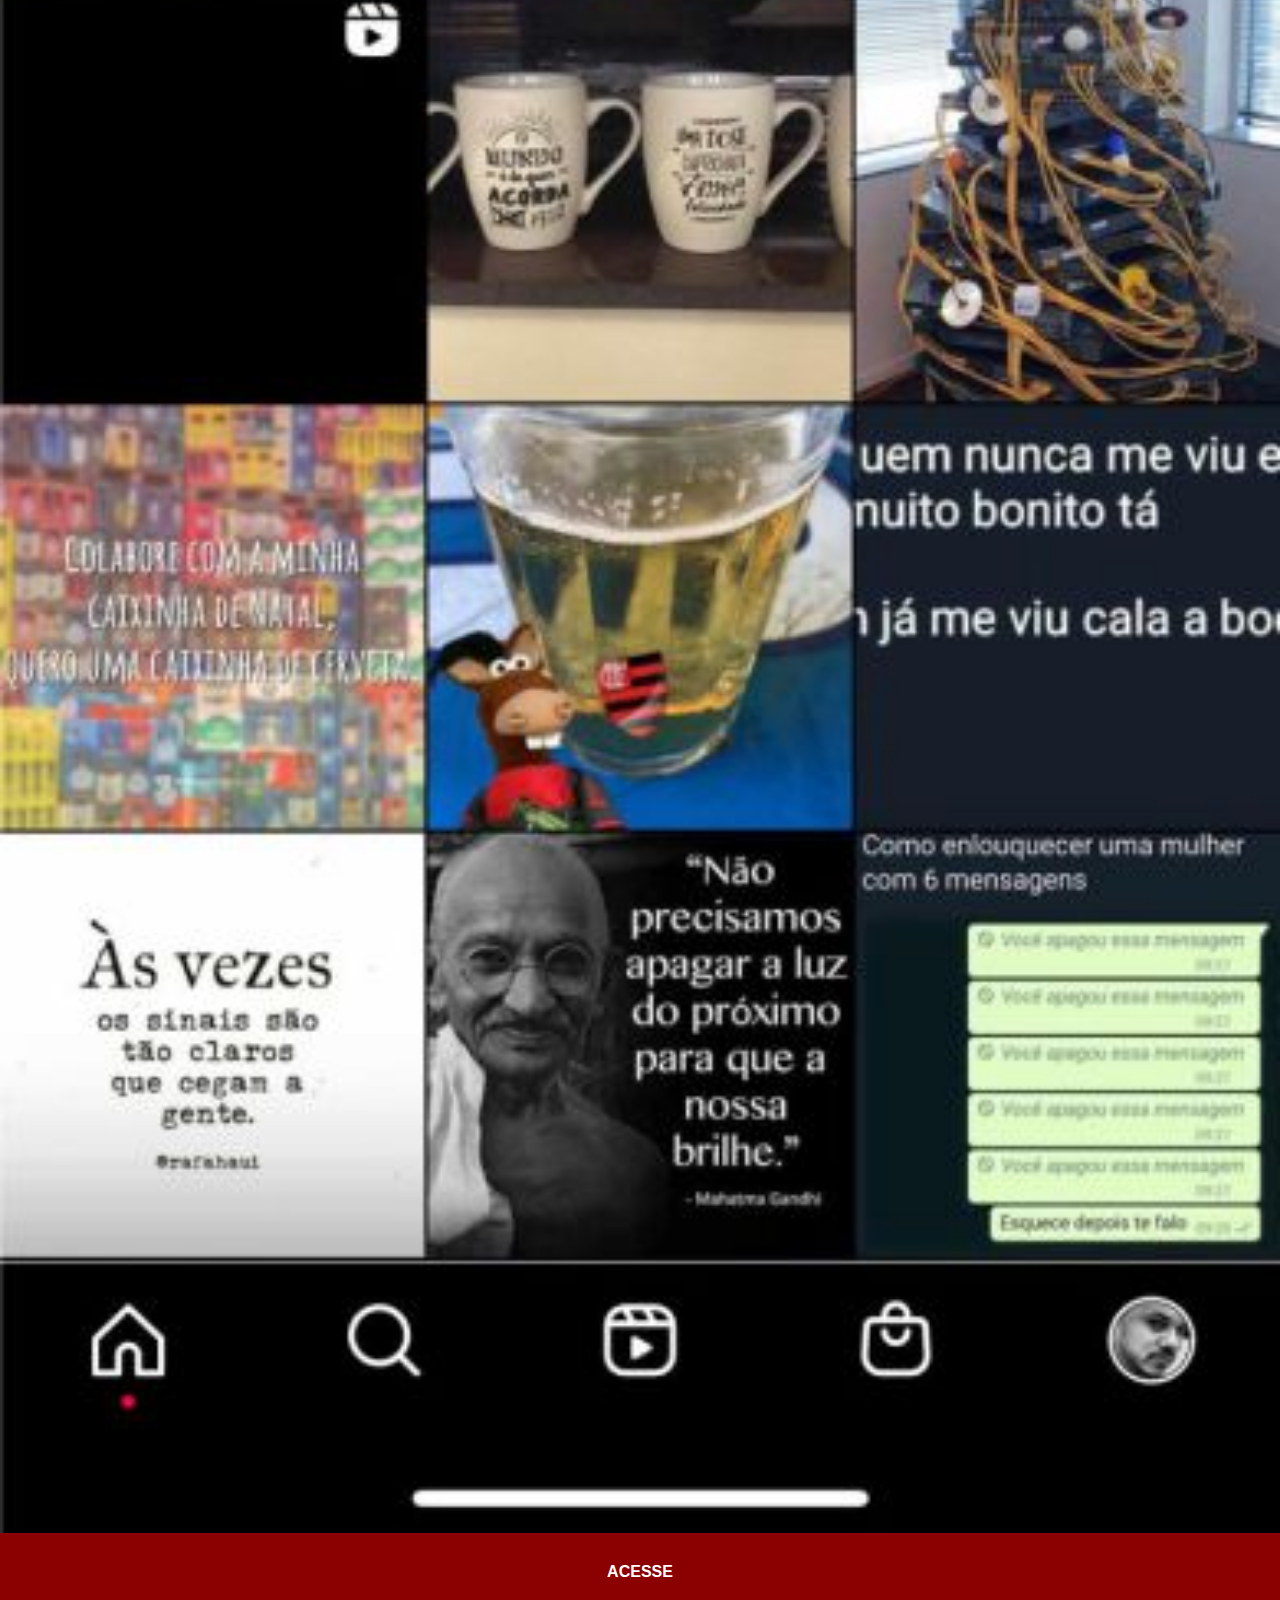
<file: instagram.html>
<!DOCTYPE html>
<html lang="pt-br">

<head>
    <meta charset="UTF-8">
    <meta http-equiv="X-UA-Compatible" content="IE=edge">
    <meta name="viewport" content="width=device-width, initial-scale=1.0">
    <link rel="stylesheet" href="estilo/social.css">
    <title>Instagram</title>
</head>

<body>
    <img src="imagens/camera-telefone.png" alt="camera" id="camera">
    <img src="imagens/tela-instagram.jpg" alt="Instagram">
    <a href="https://instagram.com/leal1986" target="_blank">ACESSE</a>
</body>

</html>
</file>
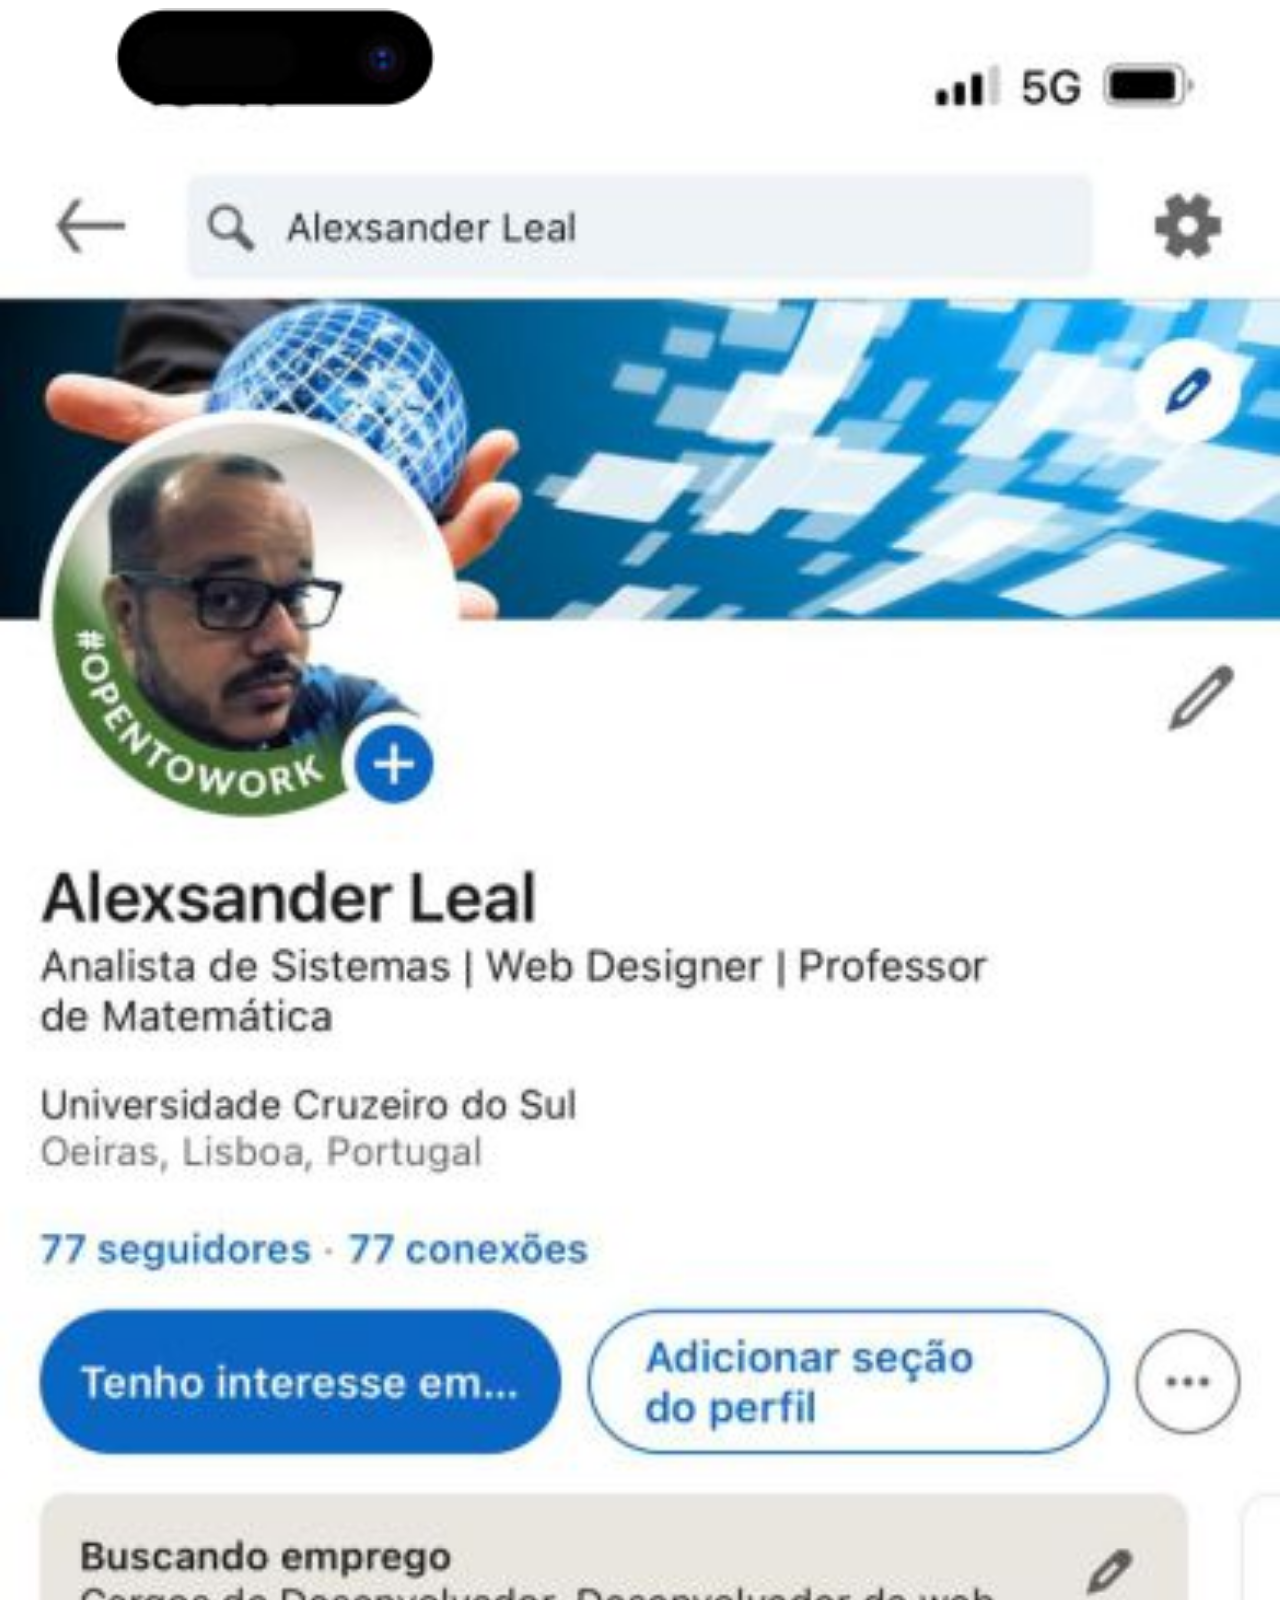
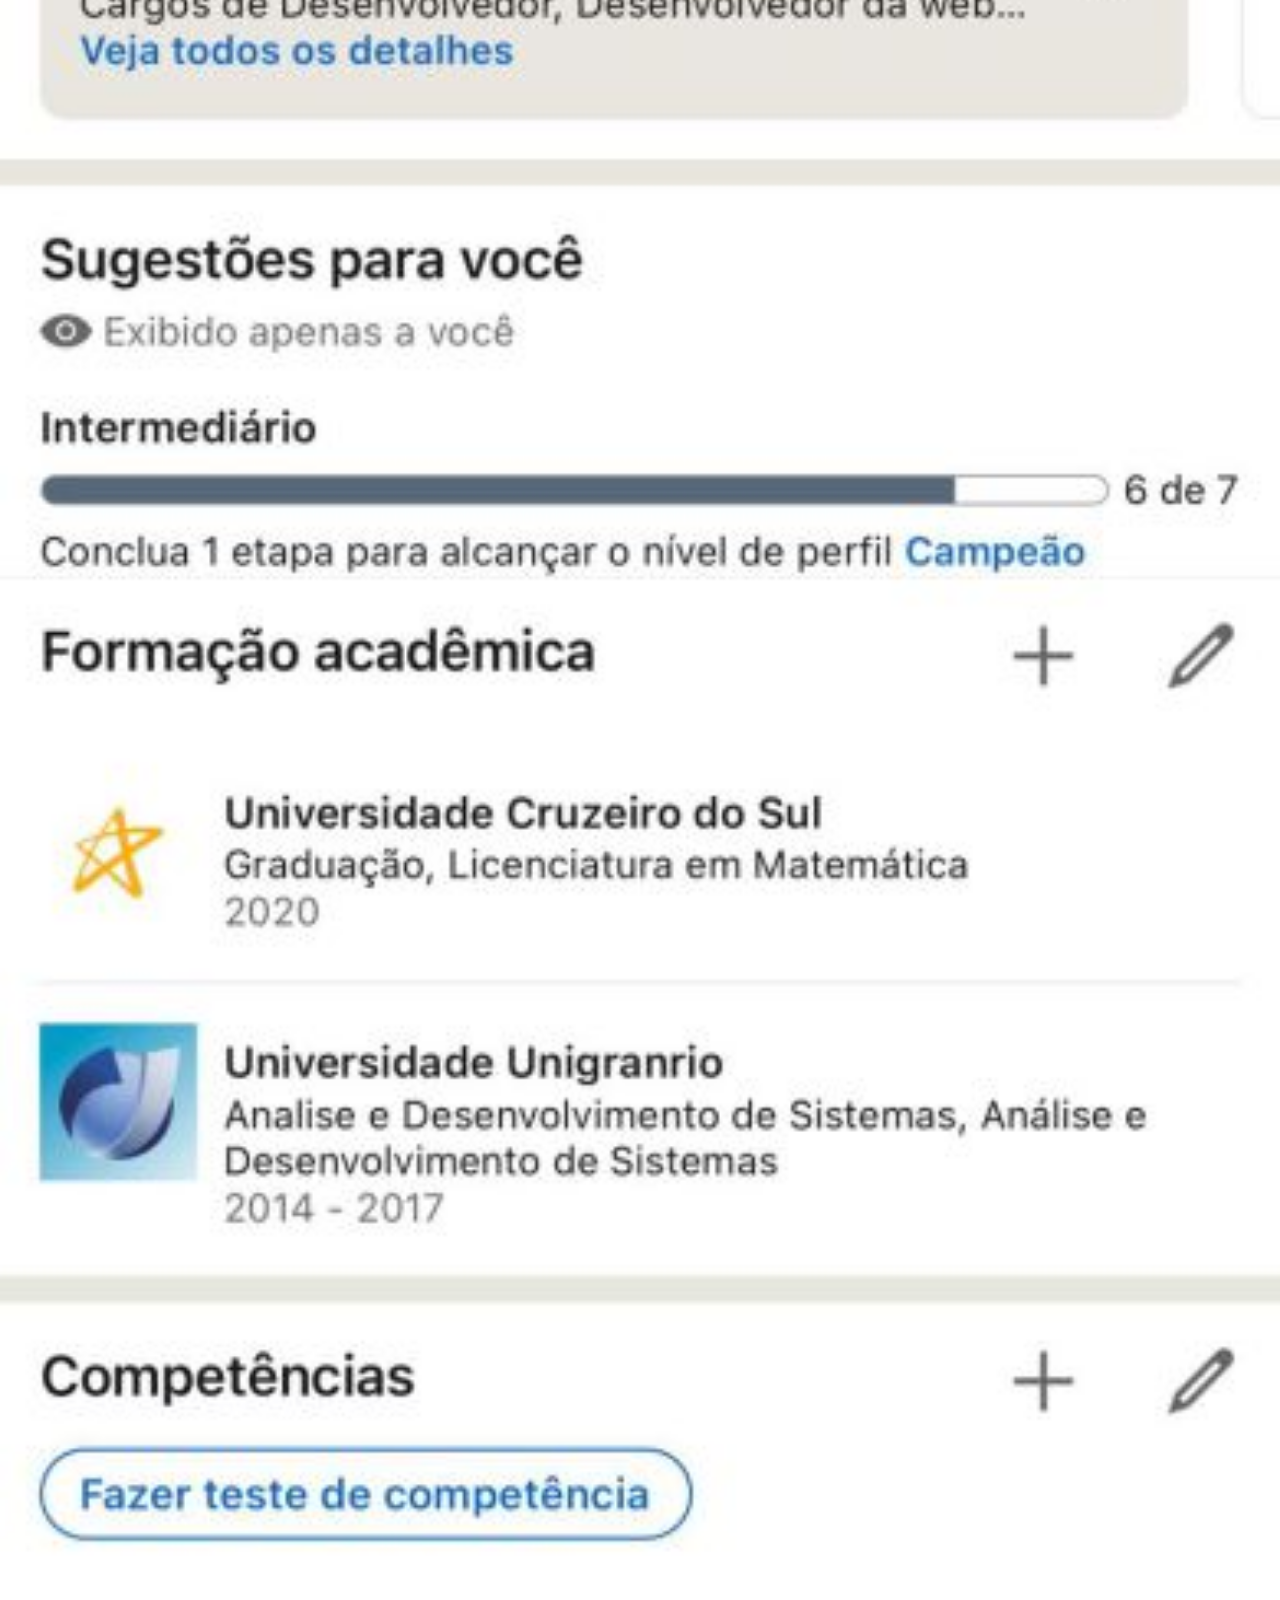
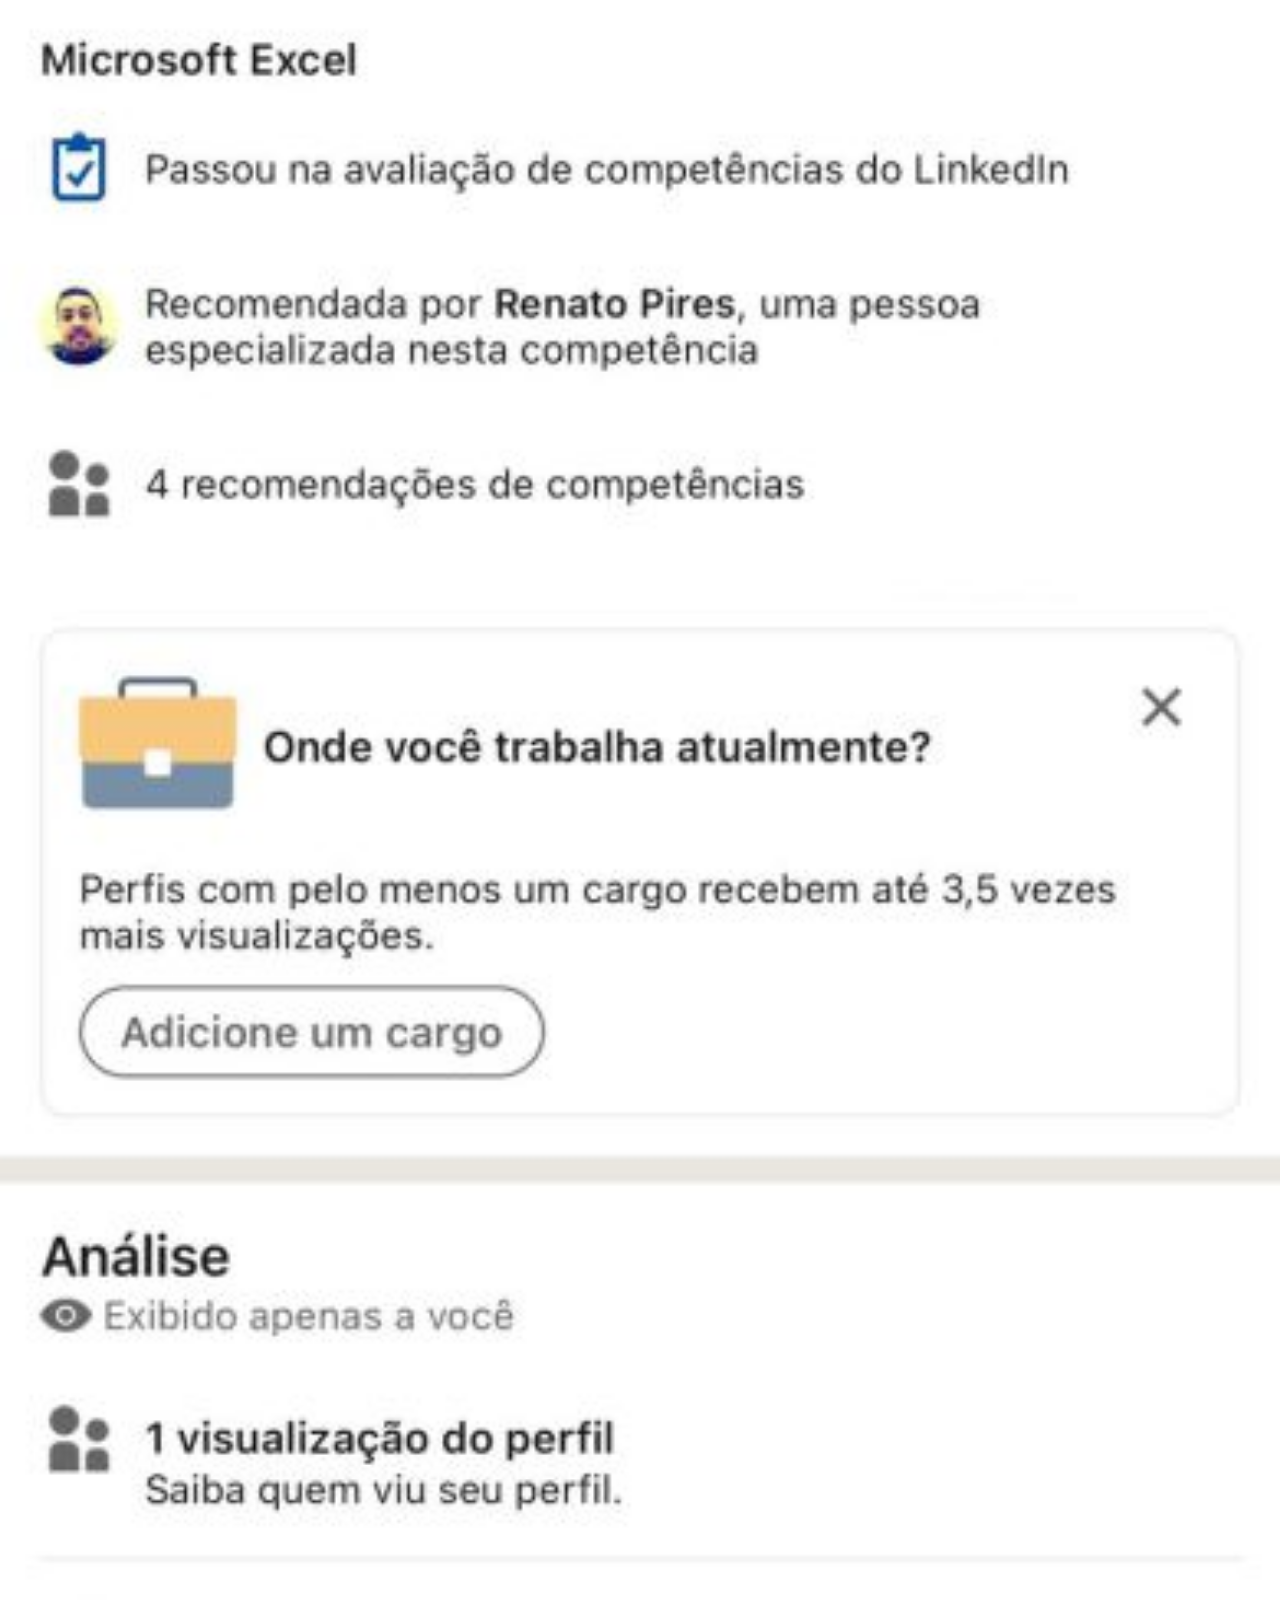
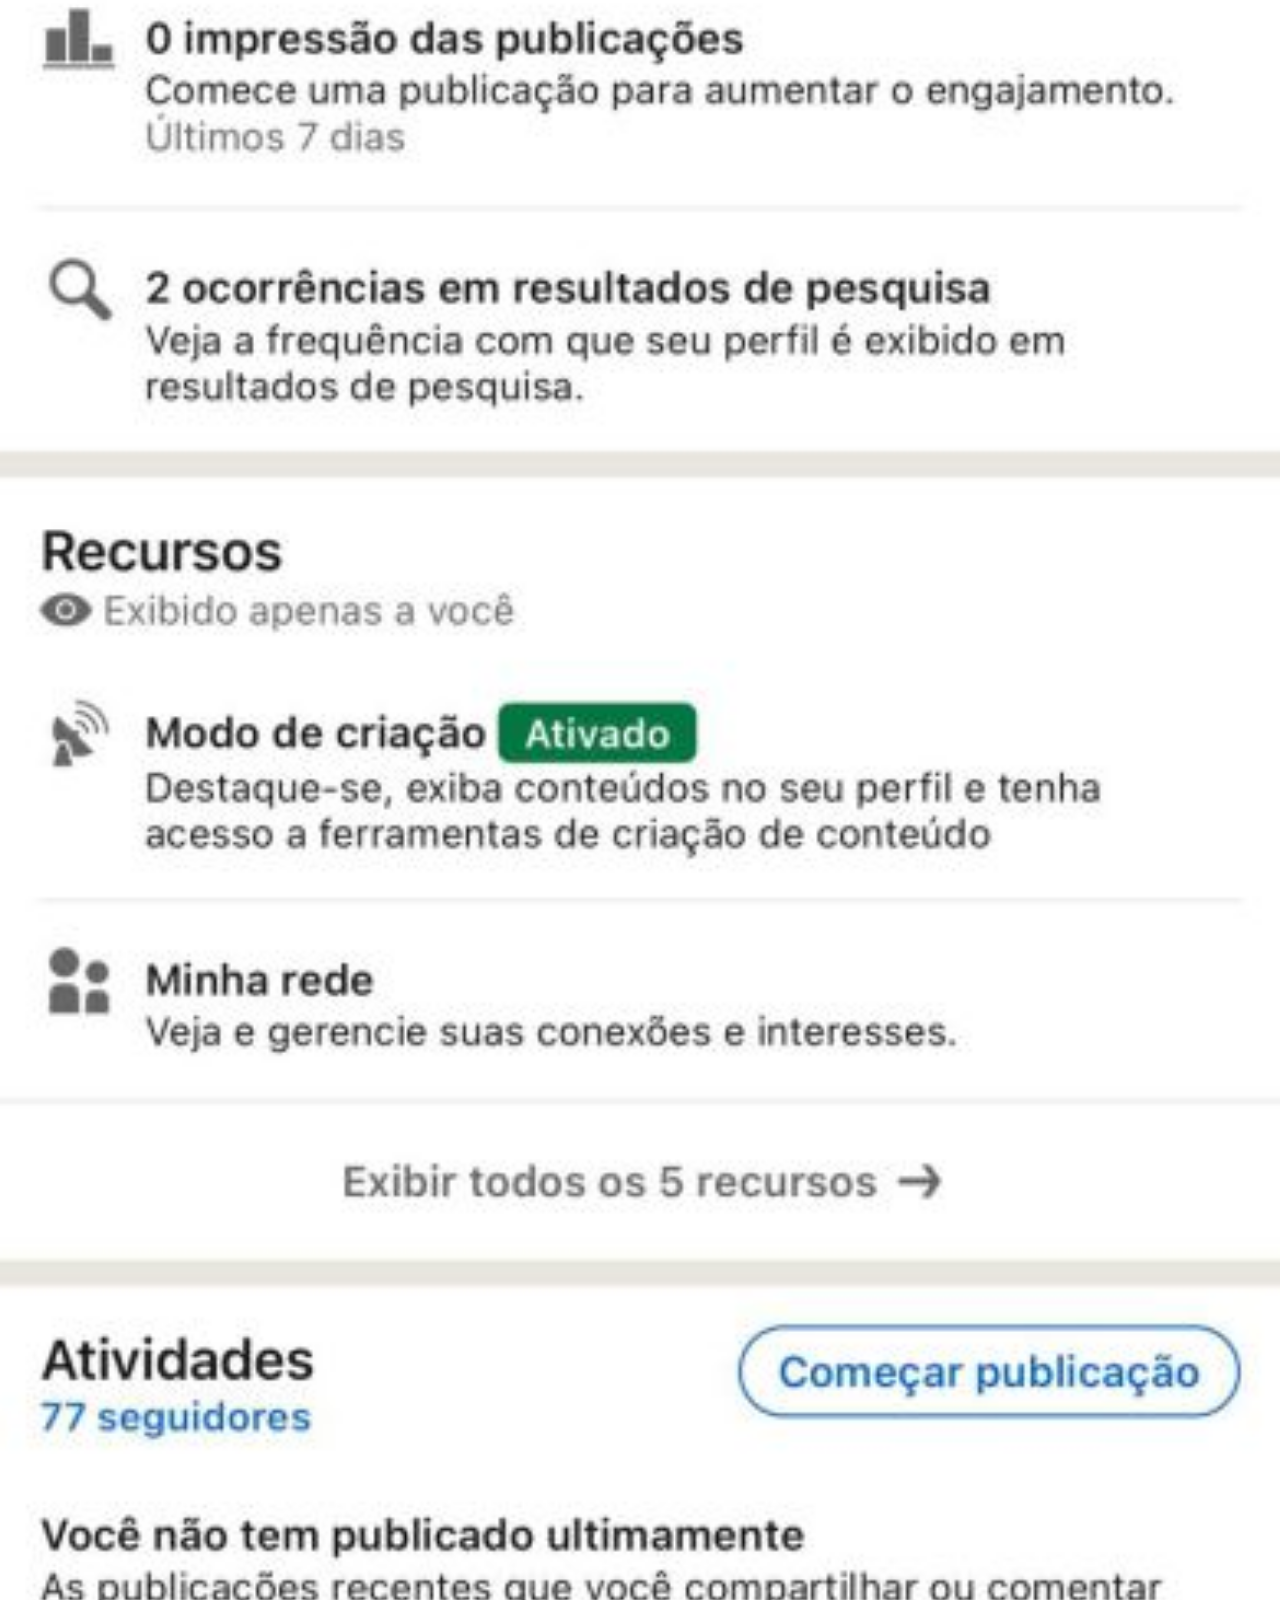
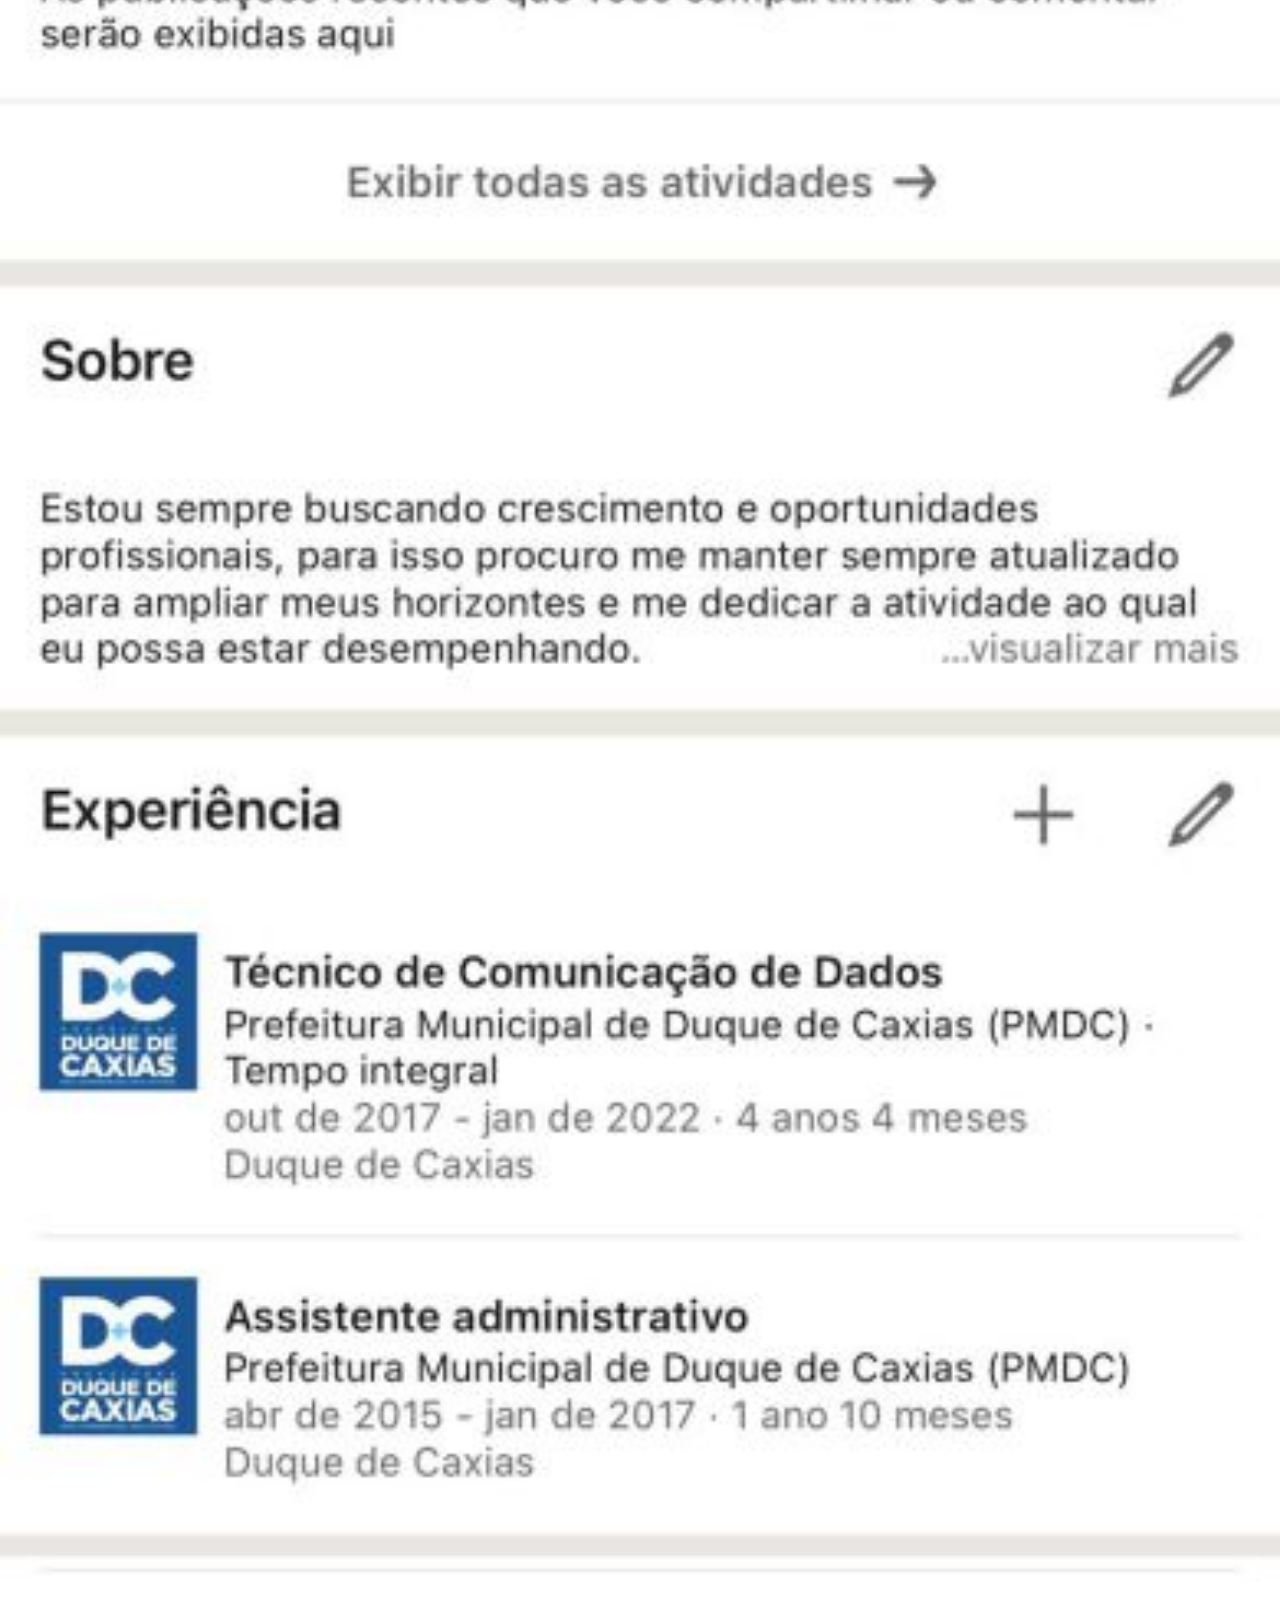
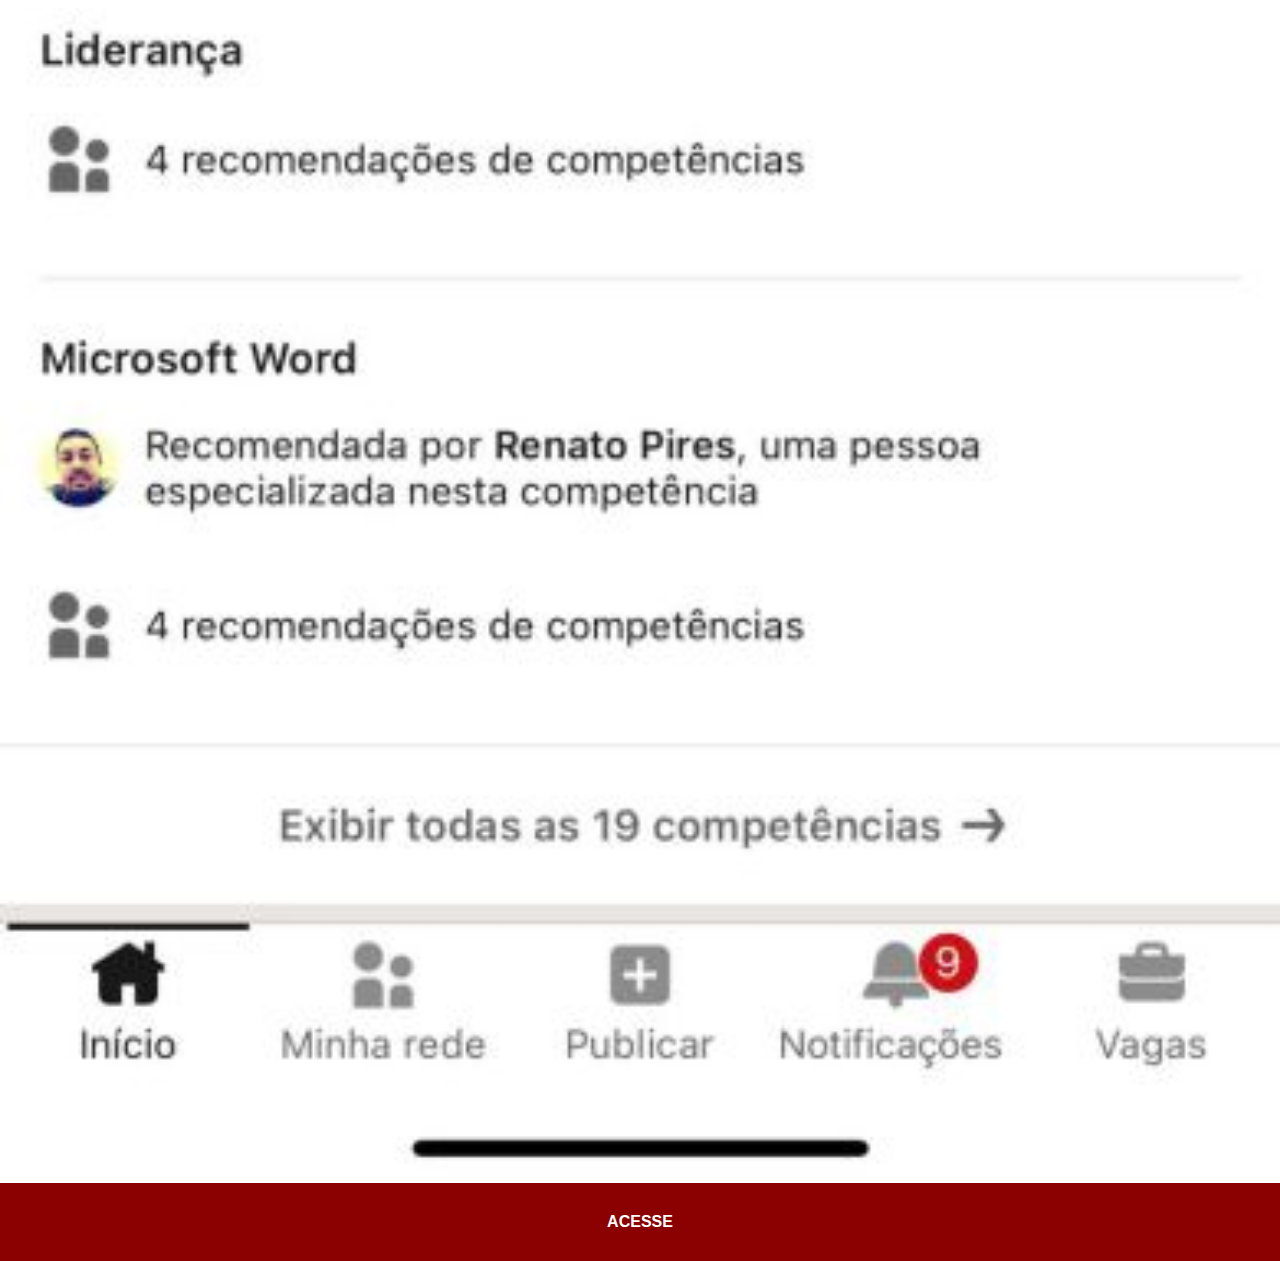
<file: linkedin.html>
<!DOCTYPE html>
<html lang="pt-br">

<head>
    <meta charset="UTF-8">
    <meta http-equiv="X-UA-Compatible" content="IE=edge">
    <meta name="viewport" content="width=device-width, initial-scale=1.0">
    <link rel="stylesheet" href="estilo/social.css">
    <title>Linkedin</title>
</head>

<body>
    <img src="imagens/camera-telefone.png" alt="camera" id="camera">
    <img src="imagens/tela-linkedin.jpg" alt="Linkedin">
    <a href="https://www.linkedin.com/in/alexsanderleal86/" target="_blank">ACESSE</a>

</body>

</html>
</file>
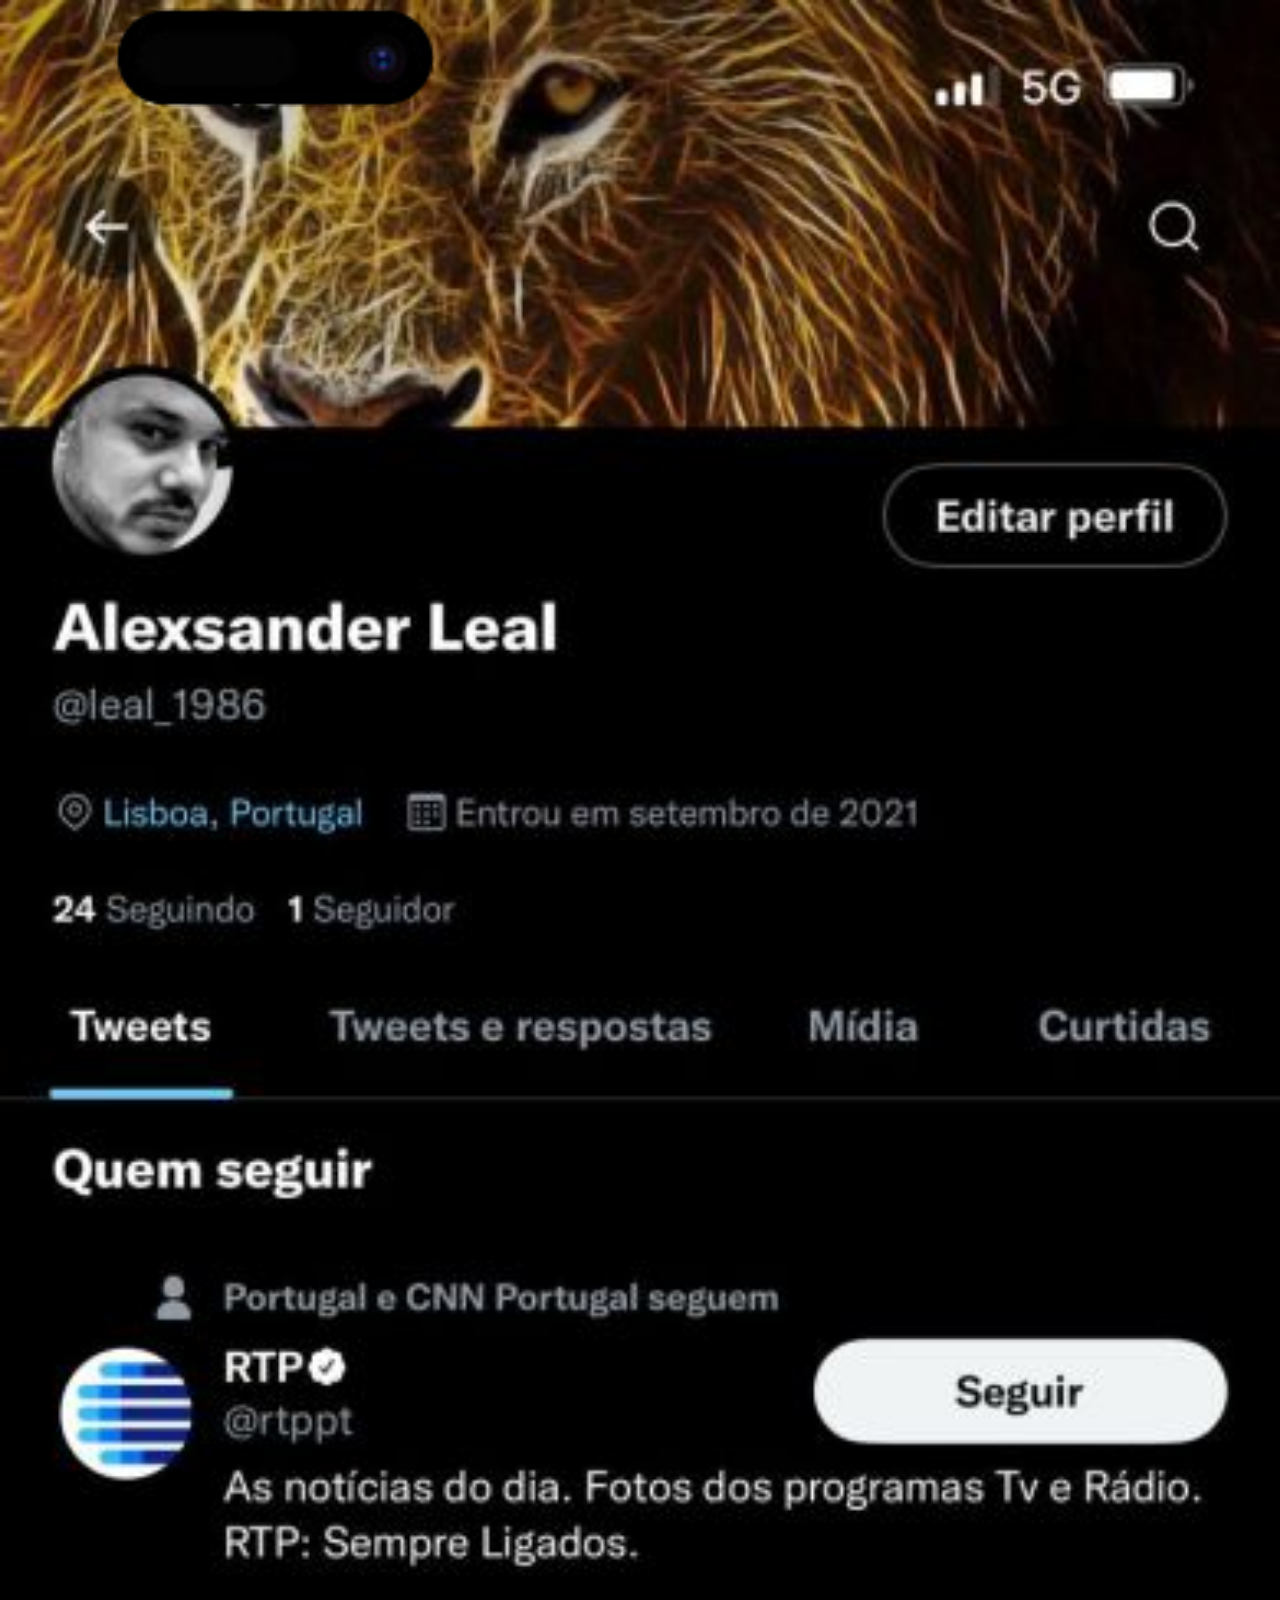
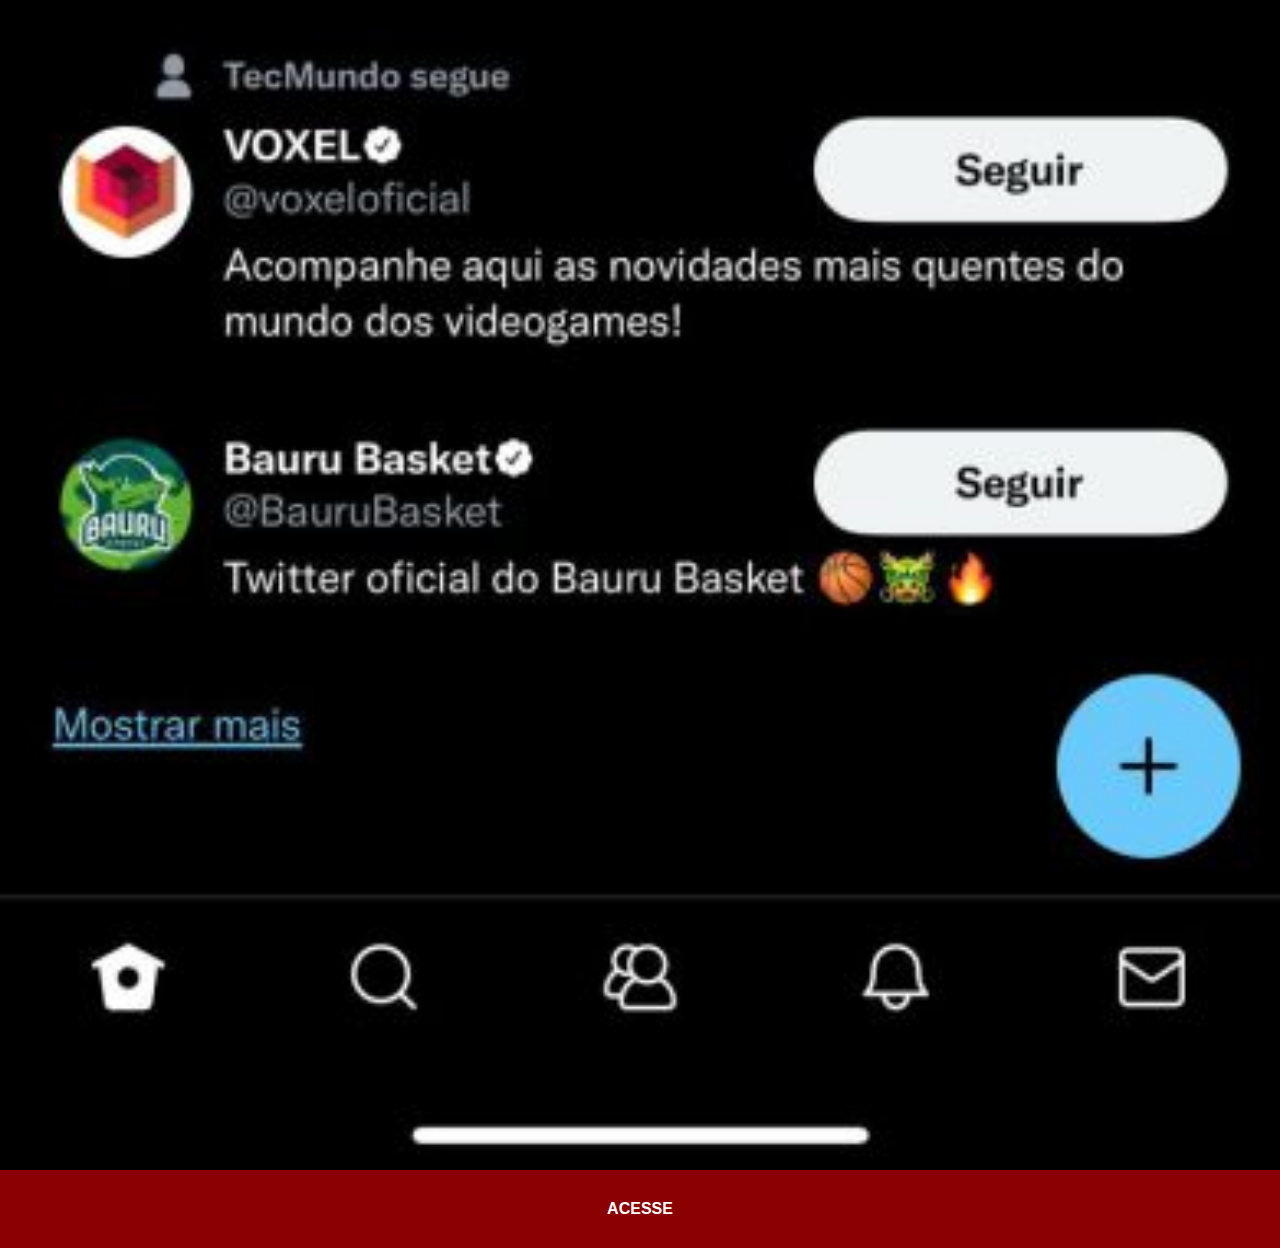
<file: twitter.html>
<!DOCTYPE html>
<html lang="pt-br">

<head>
    <meta charset="UTF-8">
    <meta http-equiv="X-UA-Compatible" content="IE=edge">
    <meta name="viewport" content="width=device-width, initial-scale=1.0">
    <link rel="stylesheet" href="estilo/social.css">
    <title>Twitter</title>
</head>

<body>

    <img src="imagens/camera-telefone.png" id="camera" alt="camera">
    <img src="imagens/tela-twitter.jpg" alt="Twitter">
    <a href="https://twitter.com/leal_1986" target="_blank">ACESSE</a>

</body>

</html>
</file>
<file: estilo/estilo.css>
@charset "UTF-8";

* {
    margin: 0px;
    padding: 0px;
    font-family: Arial, Helvetica, sans-serif;
}

html,
body {
    width: 100vw;
    height: 100vh;
    background-color: black
}

body {
    background: url('../imagens/background.jpg') no-repeat top center;
    background-size: cover;
    background-attachment: fixed;
}

main {
    height: 100vh;
    position: relative;
}

section#telefone {
    position: absolute;
    top: 50%;
    left: 50%;
    transform: translate(-50%, -50%);
    width: 328px;
    height: 670px;
    background: url('../imagens/telefone.png') no-repeat;
}

iframe {
    border-radius: 40px;
}

iframe#tela {
    position: absolute;
    top: 13px;
    left: 15px;
    width: 297px;
    height: 643px;
}

section#redes-sociais {
    text-align: right;
}

section#redes-sociais img {
    width: 50px;
    margin: 10px 20px 10px 0px;
    border-radius: 50%;
    box-shadow: 2px 2px 5px rgba(0, 0, 0, 0.514);
    box-sizing: border-box;
}

section#redes-sociais img:hover {
    border: 2px solid rgba(255, 255, 255, 0.884);
    transform: translate(-3px, -3px);
    box-shadow: 5px 5px 5px rgba(0, 0, 0, 0.664);
    transition: transform 0.4s border 0.8s;
}

footer {
    text-align: center;
    margin-top: 40vh;
}

footer > p {
    font-family: Georgia, 'Times New Roman', Times, serif;
    font-size: 1.1em;
    font-weight: bold;
    color: rgb(180, 3, 3);
}

footer>p>a {
    text-decoration: none;
    font-size: 1.2em;
    color: black;
}

footer>p>a:hover {
    cursor: pointer;
    color: red;
}

/* RESPONSIVIDADE */

@media screen and (max-width: 391px) {
    section#telefone {
        position: absolute;
        top: 45%;
        left: 42%;
        transform: translate(-50%, -50%);

    }

    section#redes-sociais img {
        width: 40px;
        margin: 50px 5px 10px 10px;

    }

    footer {
        text-align: center;
        margin-top: 12vh;
    }

    footer > p {
        font-family: Georgia, 'Times New Roman', Times, serif;
        font-size: 1.1em;
        font-weight: bold;
        color: rgb(180, 3, 3);
    }

    footer > p > a {
        text-decoration: none;
        font-size: 1.2em;
        color: black;
    }

    footer > p > a:hover {
        cursor: pointer;
        color: red;
    }

}
</file>
<file: estilo/social.css>
@charset "UTF-8";

::-webkit-scrollbar {
    width: 0px;
    height: 0px;
}

* {
    margin: 0px;
    padding: 0px;
    font-family: Arial, Helvetica, sans-serif;
}

img {
    width: 100vw;
    
}

#camera {
    width: 25vw;
    margin: 8px 0px 0px 115px;
    position: absolute;
    position: fixed;
}

a {
    display: block;
    background-color: darkred;
    color: white;
    padding: 30px;
    margin: -4px 0px 0px 0px;
    text-align: center;
    font-weight: bolder;
    text-decoration: none;
}

a:hover {
    background-color: red;
}
</file>
